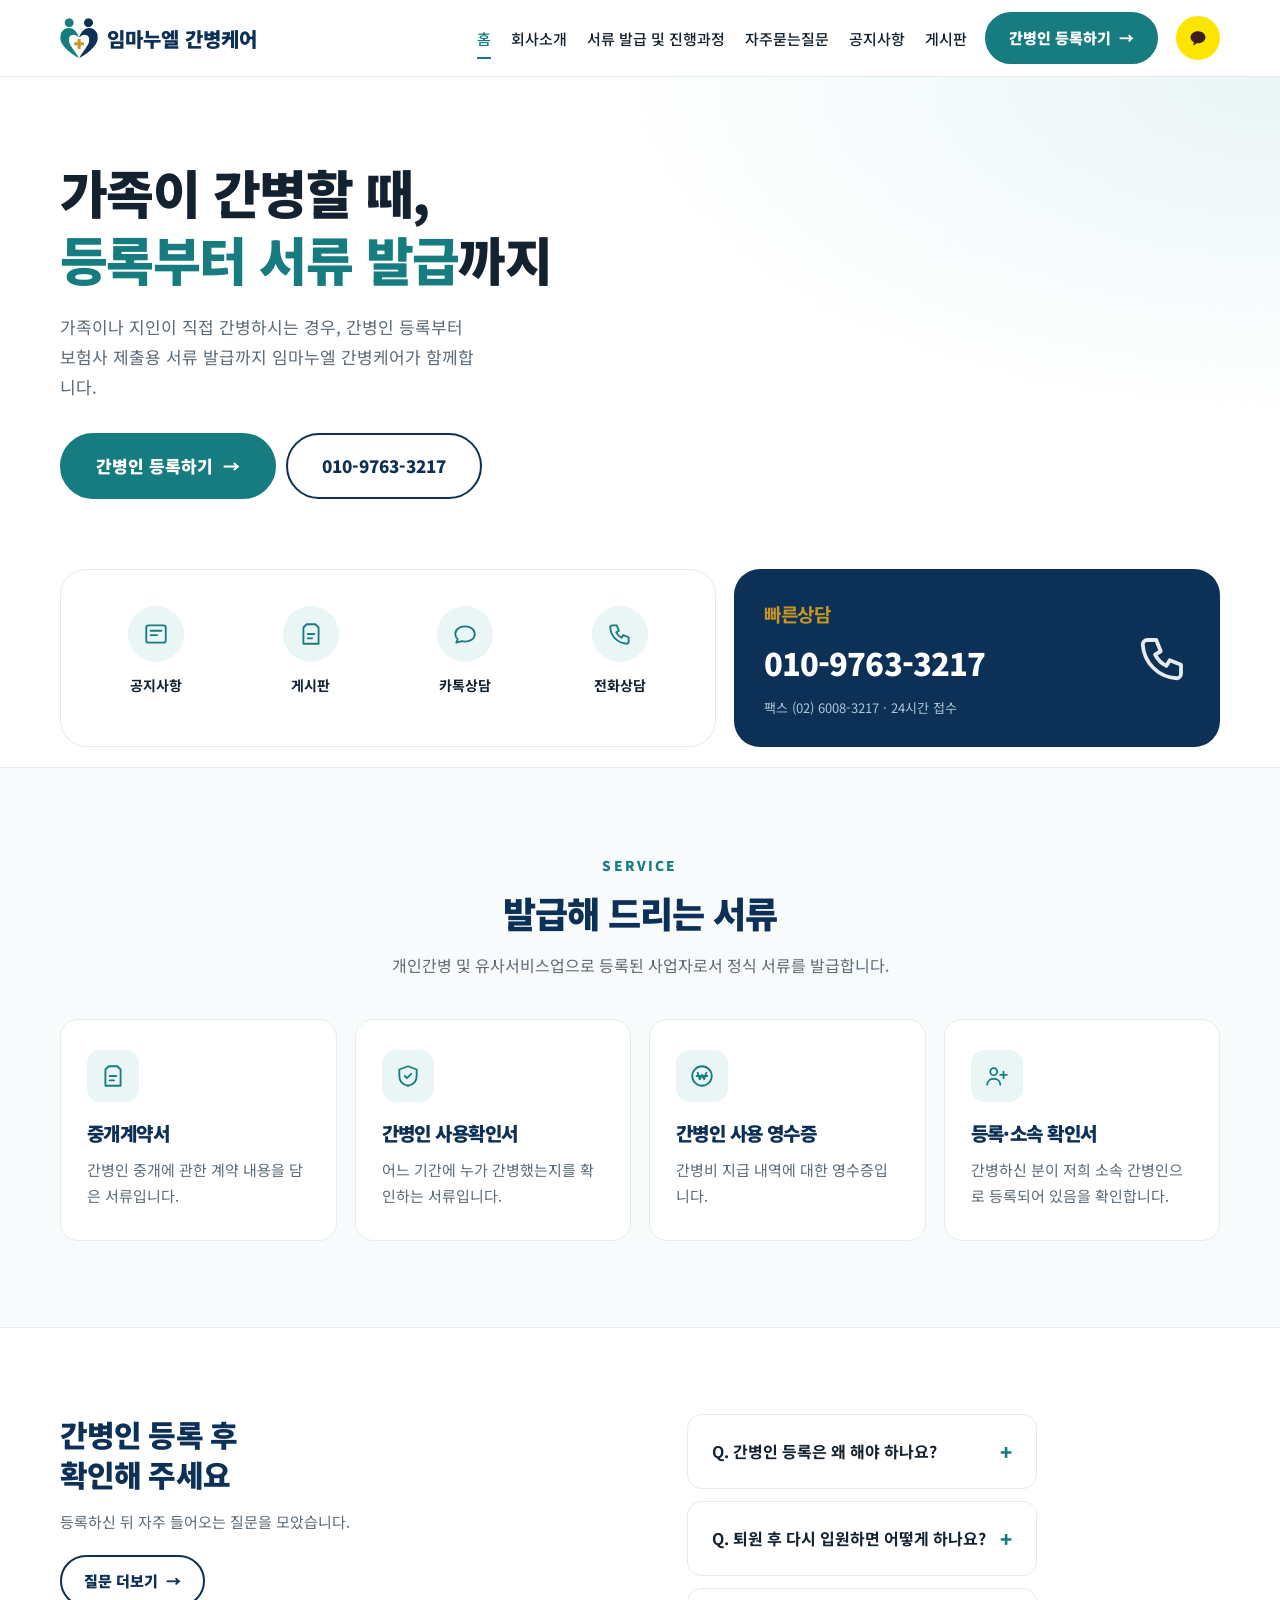
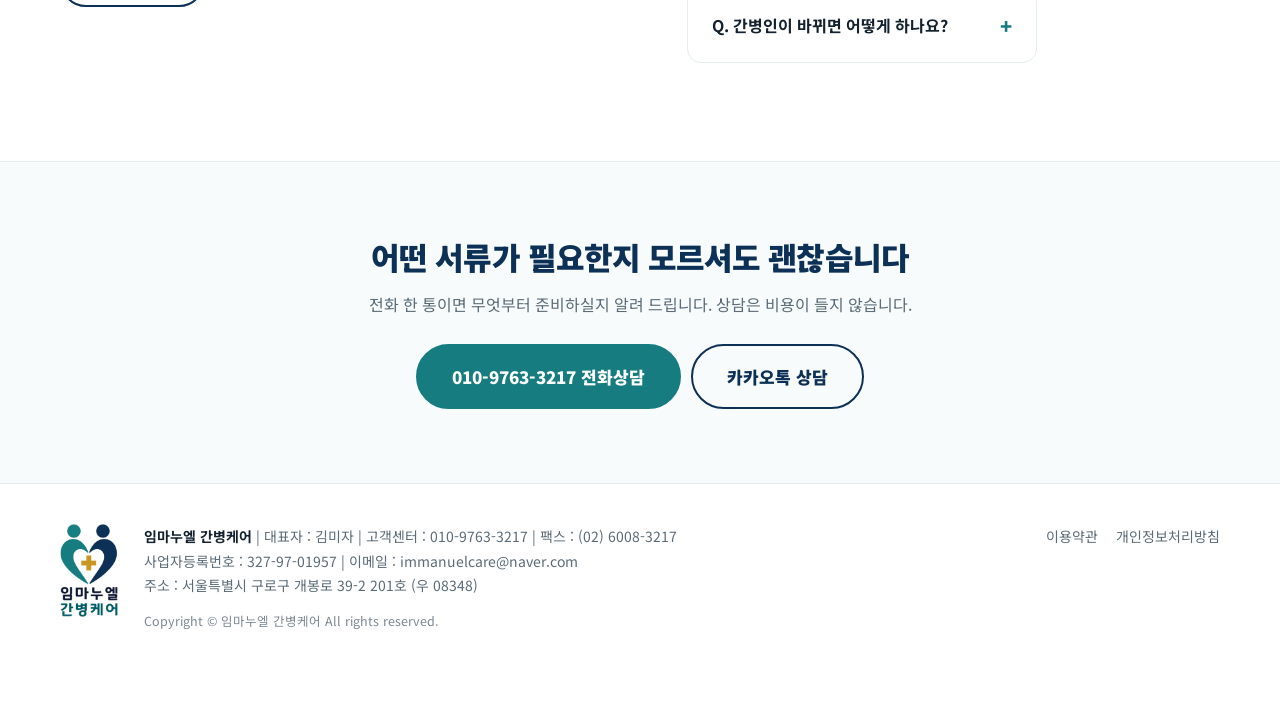
<file: index.html>
<!DOCTYPE html>
<html lang="ko">
<head>
<meta charset="utf-8">
<meta name="viewport" content="width=device-width, initial-scale=1">
<meta name="color-scheme" content="light only">
<title>홈 | 임마누엘 간병케어</title>
<meta name="description" content="임마누엘 간병케어 - 가족·지인 간병 서류 대행. 간병인 등록부터 보험사 제출용 서류 발급까지.">
<link rel="preconnect" href="https://fonts.googleapis.com">
<link rel="preconnect" href="https://fonts.gstatic.com" crossorigin>
<link href="https://fonts.googleapis.com/css2?family=Noto+Sans+KR:wght@400;500;700;900&display=swap" rel="stylesheet">
<link rel="stylesheet" href="style.css">
</head>
<body>

<header class="hd"><div class="wrap hd-in">
  <a class="brand" href="index.html"><img src="img/logo-mark.png" alt="임마누엘 간병케어 로고">임마누엘 간병케어</a>
  <button class="mbtn" id="mbtn" aria-expanded="false" aria-controls="nav">메뉴</button>
  <nav class="nav" id="nav"><ul><li><a href="index.html" class="on">홈</a></li><li><a href="about.html">회사소개</a></li><li><a href="process.html">서류 발급 및 진행과정</a></li><li><a href="faq.html">자주묻는질문</a></li><li><a href="notice.html">공지사항</a></li><li><a href="board.html">게시판</a></li></ul></nav>
  <a class="pill" href="process.html">간병인 등록하기 &nbsp;&rarr;</a>
  <a class="pill kakao" href="http://pf.kakao.com/_xatFiX" target="_blank" rel="noopener noreferrer" aria-label="카카오톡 상담 (새 창)"><svg width="18" height="18" viewBox="0 0 24 24" fill="currentColor" aria-hidden="true"><path d="M12 3C6.5 3 2 6.6 2 11c0 2.8 1.8 5.3 4.6 6.7l-1 3.6c-.1.4.3.7.6.5l4.3-2.8c.5.1 1 .1 1.5.1 5.5 0 10-3.6 10-8S17.5 3 12 3z"/></svg><span class="kakao-txt">카카오톡 상담</span></a>
</div></header>


<section class="hero"><div class="wrap">
  <h1>가족이 간병할 때,<br><em>등록부터 서류 발급</em>까지</h1>
  <p>가족이나 지인이 직접 간병하시는 경우, 간병인 등록부터 보험사 제출용 서류 발급까지
     임마누엘 간병케어가 함께합니다.</p>
  <div class="cta">
    <a class="pill lg" href="process.html">간병인 등록하기 &nbsp;&rarr;</a>
    <a class="pill lg ghost" href="tel:01097633217">010-9763-3217</a>
  </div>
</div></section>

<div class="wrap quickrow">
  <div class="quickcard"><ul>
    <li><a href="notice.html"><span class="qi"><svg width="26" height="26" viewBox="0 0 24 24" fill="none" stroke="currentColor" stroke-width="1.7" stroke-linecap="round" stroke-linejoin="round"><rect x="3" y="4" width="18" height="16" rx="2"/><path d="M7 9h10M7 13h6"/></svg></span>공지사항</a></li>
    <li><a href="board.html"><span class="qi"><svg width="26" height="26" viewBox="0 0 24 24" fill="none" stroke="currentColor" stroke-width="1.7" stroke-linecap="round" stroke-linejoin="round"><path d="M8 3h8l3 3v15H5V6l3-3Z"/><path d="M9 12h6M9 16h4"/></svg></span>게시판</a></li>
    <li><a href="http://pf.kakao.com/_xatFiX" target="_blank" rel="noopener"><span class="qi"><svg width="26" height="26" viewBox="0 0 24 24" fill="none" stroke="currentColor" stroke-width="1.7" stroke-linecap="round" stroke-linejoin="round"><path d="M21 12c0 4-4 7-9 7-1 0-2-.1-2.9-.4L4 20l1.3-3.2A6.6 6.6 0 0 1 3 12c0-4 4-7 9-7s9 3 9 7Z"/></svg></span>카톡상담</a></li>
    <li><a href="tel:01097633217"><span class="qi"><svg width="26" height="26" viewBox="0 0 24 24" fill="none" stroke="currentColor" stroke-width="1.7" stroke-linecap="round" stroke-linejoin="round"><path d="M5 4h4l2 5-2.5 1.5a11 11 0 0 0 5 5L15 13l5 2v4a2 2 0 0 1-2 2A16 16 0 0 1 3 6a2 2 0 0 1 2-2Z"/></svg></span>전화상담</a></li>
  </ul></div>
  <a class="callcard" href="tel:01097633217">
    <span><b>빠른상담</b><span class="num">010-9763-3217</span>
      <small>팩스 (02) 6008-3217 · 24시간 접수</small></span>
    <svg width="54" height="54" viewBox="0 0 24 24" fill="none" stroke="currentColor" stroke-width="1.7" stroke-linecap="round" stroke-linejoin="round"><path d="M5 4h4l2 5-2.5 1.5a11 11 0 0 0 5 5L15 13l5 2v4a2 2 0 0 1-2 2A16 16 0 0 1 3 6a2 2 0 0 1 2-2Z"/></svg>
  </a>
</div>

<section class="sec soft">
  <div class="wrap">
    <p class="lab">SERVICE</p>
    <h2 class="tit">발급해 드리는 서류</h2>
    <p class="tit-sub">개인간병 및 유사서비스업으로 등록된 사업자로서 정식 서류를 발급합니다.</p>
    <div class="grid g4">
      <div class="box"><span class="ico"><svg width="26" height="26" viewBox="0 0 24 24" fill="none" stroke="currentColor" stroke-width="1.7" stroke-linecap="round" stroke-linejoin="round"><path d="M8 3h8l3 3v15H5V6l3-3Z"/><path d="M9 12h6M9 16h4"/></svg></span><h4>중개계약서</h4>
        <p>간병인 중개에 관한 계약 내용을 담은 서류입니다.</p></div>
      <div class="box"><span class="ico"><svg width="26" height="26" viewBox="0 0 24 24" fill="none" stroke="currentColor" stroke-width="1.7" stroke-linecap="round" stroke-linejoin="round"><path d="M12 3l8 3v6c0 5-3.4 8-8 9-4.6-1-8-4-8-9V6l8-3Z"/><path d="M9 12l2 2 4-4"/></svg></span><h4>간병인 사용확인서</h4>
        <p>어느 기간에 누가 간병했는지를 확인하는 서류입니다.</p></div>
      <div class="box"><span class="ico"><svg width="26" height="26" viewBox="0 0 24 24" fill="none" stroke="currentColor" stroke-width="1.7" stroke-linecap="round" stroke-linejoin="round"><circle cx="12" cy="12" r="9"/><path d="M8 9l2 6 2-4 2 4 2-6M7 12h10"/></svg></span><h4>간병인 사용 영수증</h4>
        <p>간병비 지급 내역에 대한 영수증입니다.</p></div>
      <div class="box"><span class="ico"><svg width="26" height="26" viewBox="0 0 24 24" fill="none" stroke="currentColor" stroke-width="1.7" stroke-linecap="round" stroke-linejoin="round"><circle cx="9" cy="8" r="3.2"/><path d="M3 20c0-3.3 2.7-5.5 6-5.5s6 2.2 6 5.5"/><path d="M18 8v6M15 11h6"/></svg></span><h4>등록·소속 확인서</h4>
        <p>간병하신 분이 저희 소속 간병인으로 등록되어 있음을 확인합니다.</p></div>
    </div>
  </div>
</section>

<section class="sec">
  <div class="wrap faq-lead">
    <div>
      <h3>간병인 등록 후<br>확인해 주세요</h3>
      <p>등록하신 뒤 자주 들어오는 질문을 모았습니다.</p>
      <p style="margin-top:20px"><a class="pill ghost" href="faq.html">질문 더보기 &nbsp;&rarr;</a></p>
    </div>
    <div class="faq">
      <details><summary>Q. 간병인 등록은 왜 해야 하나요?</summary>
        <div class="ans">보험사에 간병 사실을 증명하려면 등록된 사업자를 통한 서류가 필요합니다.
          가족이 간병하신 경우에도 마찬가지입니다.</div></details>
      <details><summary>Q. 퇴원 후 다시 입원하면 어떻게 하나요?</summary>
        <div class="ans">입원 건마다 등록이 필요합니다. 다시 입원하시면 그 시점에 연락 주세요.</div></details>
      <details><summary>Q. 간병인이 바뀌면 어떻게 하나요?</summary>
        <div class="ans">간병하시는 분이 바뀌면 바뀐 날짜와 함께 알려 주세요. 기간을 나눠 서류를 발급합니다.</div></details>
    </div>
  </div>
</section>

<div class="bottom"><div class="wrap">
  <h3>어떤 서류가 필요한지 모르셔도 괜찮습니다</h3>
  <p>전화 한 통이면 무엇부터 준비하실지 알려 드립니다. 상담은 비용이 들지 않습니다.</p>
  <div class="cta">
    <a class="pill lg" href="tel:01097633217">010-9763-3217 전화상담</a>
    <a class="pill lg ghost" href="http://pf.kakao.com/_xatFiX" target="_blank" rel="noopener">카카오톡 상담</a>
  </div>
</div></div>


<footer class="ft"><div class="wrap ft-in">
  <img src="img/logo-full.png" alt="임마누엘 간병케어">
  <div>
    <p><b>임마누엘 간병케어</b> | 대표자 : 김미자 | 고객센터 : 010-9763-3217 | 팩스 : (02) 6008-3217<br>
       사업자등록번호 : 327-97-01957 | 이메일 : immanuelcare@naver.com<br>
       주소 : 서울특별시 구로구 개봉로 39-2 201호 (우 08348)</p>
    <p class="cp">Copyright © 임마누엘 간병케어 All rights reserved.</p>
  </div>
  <ul class="links"><li><a href="#">이용약관</a></li><li><a href="#">개인정보처리방침</a></li></ul>
</div></footer>

<div class="mbar"><ul>
  <li><a href="tel:01097633217"><svg width="21" height="21" viewBox="0 0 24 24" fill="none" stroke="currentColor" stroke-width="1.7" stroke-linecap="round" stroke-linejoin="round"><path d="M5 4h4l2 5-2.5 1.5a11 11 0 0 0 5 5L15 13l5 2v4a2 2 0 0 1-2 2A16 16 0 0 1 3 6a2 2 0 0 1 2-2Z"/></svg>전화상담</a></li>
  <li><a href="http://pf.kakao.com/_xatFiX" target="_blank" rel="noopener"><svg width="21" height="21" viewBox="0 0 24 24" fill="none" stroke="currentColor" stroke-width="1.7" stroke-linecap="round" stroke-linejoin="round"><path d="M21 12c0 4-4 7-9 7-1 0-2-.1-2.9-.4L4 20l1.3-3.2A6.6 6.6 0 0 1 3 12c0-4 4-7 9-7s9 3 9 7Z"/></svg>카톡상담</a></li>
  <li><a href="process.html"><svg width="21" height="21" viewBox="0 0 24 24" fill="none" stroke="currentColor" stroke-width="1.7" stroke-linecap="round" stroke-linejoin="round"><path d="M8 3h8l3 3v15H5V6l3-3Z"/><path d="M9 12h6M9 16h4"/></svg>진행과정</a></li>
</ul></div>


<script>
var b=document.getElementById('mbtn'),n=document.getElementById('nav');
if(b){b.addEventListener('click',function(){var o=n.classList.toggle('open');
  b.setAttribute('aria-expanded',o?'true':'false');});}
</script>

</body>
</html>
</file>
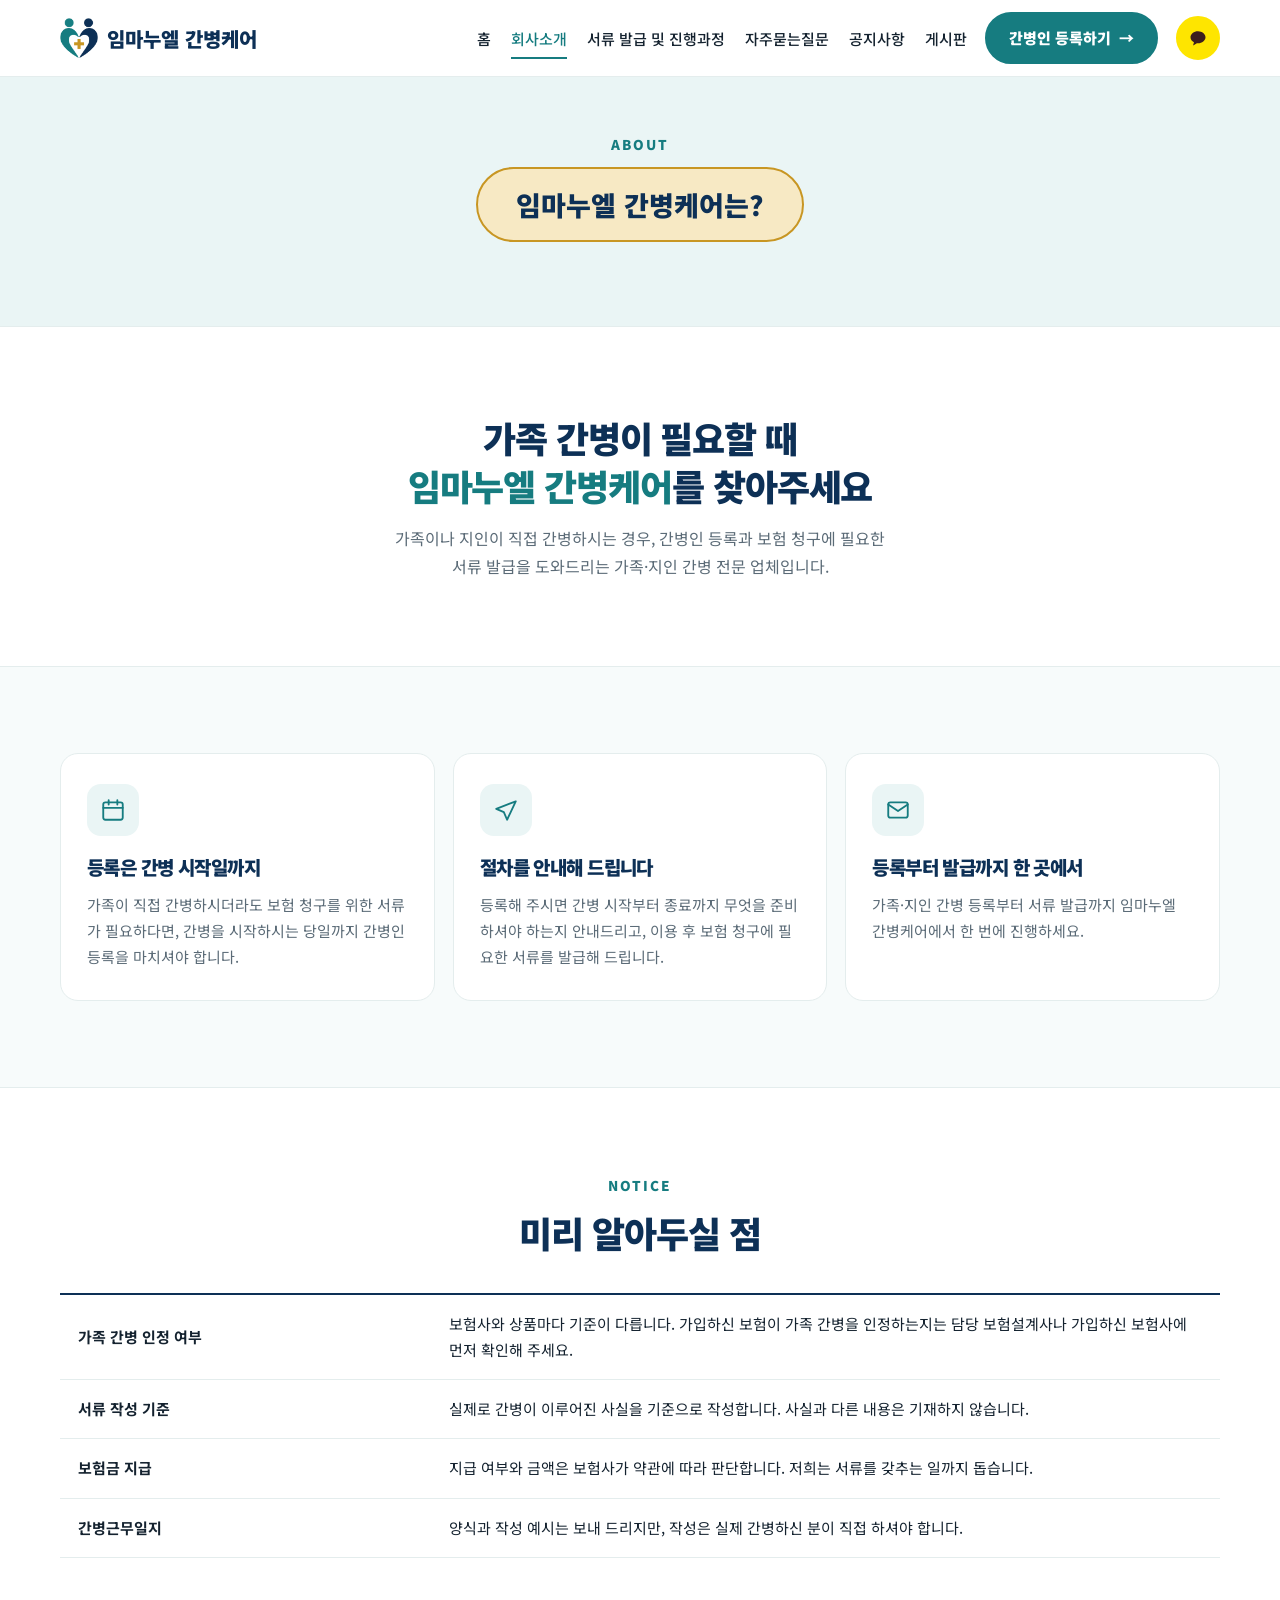
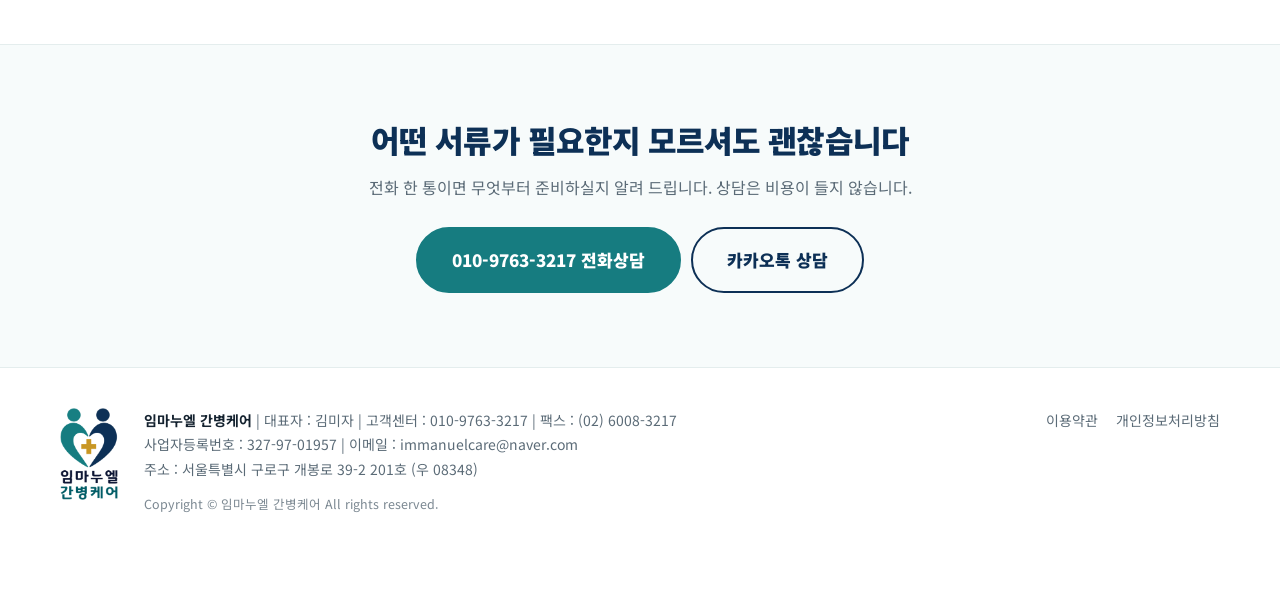
<file: about.html>
<!DOCTYPE html>
<html lang="ko">
<head>
<meta charset="utf-8">
<meta name="viewport" content="width=device-width, initial-scale=1">
<meta name="color-scheme" content="light only">
<title>회사소개 | 임마누엘 간병케어</title>
<meta name="description" content="임마누엘 간병케어 - 가족·지인 간병 서류 대행. 간병인 등록부터 보험사 제출용 서류 발급까지.">
<link rel="preconnect" href="https://fonts.googleapis.com">
<link rel="preconnect" href="https://fonts.gstatic.com" crossorigin>
<link href="https://fonts.googleapis.com/css2?family=Noto+Sans+KR:wght@400;500;700;900&display=swap" rel="stylesheet">
<link rel="stylesheet" href="style.css">
</head>
<body>

<header class="hd"><div class="wrap hd-in">
  <a class="brand" href="index.html"><img src="img/logo-mark.png" alt="임마누엘 간병케어 로고">임마누엘 간병케어</a>
  <button class="mbtn" id="mbtn" aria-expanded="false" aria-controls="nav">메뉴</button>
  <nav class="nav" id="nav"><ul><li><a href="index.html">홈</a></li><li><a href="about.html" class="on">회사소개</a></li><li><a href="process.html">서류 발급 및 진행과정</a></li><li><a href="faq.html">자주묻는질문</a></li><li><a href="notice.html">공지사항</a></li><li><a href="board.html">게시판</a></li></ul></nav>
  <a class="pill" href="process.html">간병인 등록하기 &nbsp;&rarr;</a>
  <a class="pill kakao" href="http://pf.kakao.com/_xatFiX" target="_blank" rel="noopener noreferrer" aria-label="카카오톡 상담 (새 창)"><svg width="18" height="18" viewBox="0 0 24 24" fill="currentColor" aria-hidden="true"><path d="M12 3C6.5 3 2 6.6 2 11c0 2.8 1.8 5.3 4.6 6.7l-1 3.6c-.1.4.3.7.6.5l4.3-2.8c.5.1 1 .1 1.5.1 5.5 0 10-3.6 10-8S17.5 3 12 3z"/></svg><span class="kakao-txt">카카오톡 상담</span></a>
</div></header>


<div class="subhead"><div class="wrap">
  <p class="lab">ABOUT</p>
  <span class="badge-tit">임마누엘 간병케어는?</span>
</div></div>

<section class="sec"><div class="wrap">
  <h2 class="tit">가족 간병이 필요할 때<br><span style="color:var(--teal)">임마누엘 간병케어</span>를 찾아주세요</h2>
  <p class="tit-sub">가족이나 지인이 직접 간병하시는 경우, 간병인 등록과 보험 청구에 필요한<br>
     서류 발급을 도와드리는 가족·지인 간병 전문 업체입니다.</p>
</div></section>

<section class="sec soft"><div class="wrap">
  <div class="grid g3" style="margin-top:0">
    <div class="box"><span class="ico"><svg width="26" height="26" viewBox="0 0 24 24" fill="none" stroke="currentColor" stroke-width="1.7" stroke-linecap="round" stroke-linejoin="round"><rect x="3" y="5" width="18" height="16" rx="2"/><path d="M3 10h18M8 3v4M16 3v4"/></svg></span><h4>등록은 간병 시작일까지</h4>
      <p>가족이 직접 간병하시더라도 보험 청구를 위한 서류가 필요하다면,
         간병을 시작하시는 당일까지 간병인 등록을 마치셔야 합니다.</p></div>
    <div class="box"><span class="ico"><svg width="26" height="26" viewBox="0 0 24 24" fill="none" stroke="currentColor" stroke-width="1.7" stroke-linecap="round" stroke-linejoin="round"><path d="M21 4 3 11l7 3 3 7 8-17Z"/></svg></span><h4>절차를 안내해 드립니다</h4>
      <p>등록해 주시면 간병 시작부터 종료까지 무엇을 준비하셔야 하는지 안내드리고,
         이용 후 보험 청구에 필요한 서류를 발급해 드립니다.</p></div>
    <div class="box"><span class="ico"><svg width="26" height="26" viewBox="0 0 24 24" fill="none" stroke="currentColor" stroke-width="1.7" stroke-linecap="round" stroke-linejoin="round"><rect x="3" y="5" width="18" height="14" rx="2"/><path d="m3 7 9 6 9-6"/></svg></span><h4>등록부터 발급까지 한 곳에서</h4>
      <p>가족·지인 간병 등록부터 서류 발급까지 임마누엘 간병케어에서 한 번에 진행하세요.</p></div>
  </div>
</div></section>

<section class="sec"><div class="wrap">
  <p class="lab">NOTICE</p>
  <h2 class="tit">미리 알아두실 점</h2>
  <div class="scroll" style="margin-top:36px"><table class="tbl">
    <tbody>
      <tr><th style="width:32%">가족 간병 인정 여부</th>
        <td>보험사와 상품마다 기준이 다릅니다. 가입하신 보험이 가족 간병을 인정하는지는
            담당 보험설계사나 가입하신 보험사에 먼저 확인해 주세요.</td></tr>
      <tr><th>서류 작성 기준</th>
        <td>실제로 간병이 이루어진 사실을 기준으로 작성합니다. 사실과 다른 내용은 기재하지 않습니다.</td></tr>
      <tr><th>보험금 지급</th>
        <td>지급 여부와 금액은 보험사가 약관에 따라 판단합니다. 저희는 서류를 갖추는 일까지 돕습니다.</td></tr>
      <tr><th>간병근무일지</th>
        <td>양식과 작성 예시는 보내 드리지만, 작성은 실제 간병하신 분이 직접 하셔야 합니다.</td></tr>
    </tbody>
  </table></div>
</div></section>

<div class="bottom"><div class="wrap">
  <h3>어떤 서류가 필요한지 모르셔도 괜찮습니다</h3>
  <p>전화 한 통이면 무엇부터 준비하실지 알려 드립니다. 상담은 비용이 들지 않습니다.</p>
  <div class="cta">
    <a class="pill lg" href="tel:01097633217">010-9763-3217 전화상담</a>
    <a class="pill lg ghost" href="http://pf.kakao.com/_xatFiX" target="_blank" rel="noopener">카카오톡 상담</a>
  </div>
</div></div>


<footer class="ft"><div class="wrap ft-in">
  <img src="img/logo-full.png" alt="임마누엘 간병케어">
  <div>
    <p><b>임마누엘 간병케어</b> | 대표자 : 김미자 | 고객센터 : 010-9763-3217 | 팩스 : (02) 6008-3217<br>
       사업자등록번호 : 327-97-01957 | 이메일 : immanuelcare@naver.com<br>
       주소 : 서울특별시 구로구 개봉로 39-2 201호 (우 08348)</p>
    <p class="cp">Copyright © 임마누엘 간병케어 All rights reserved.</p>
  </div>
  <ul class="links"><li><a href="#">이용약관</a></li><li><a href="#">개인정보처리방침</a></li></ul>
</div></footer>

<div class="mbar"><ul>
  <li><a href="tel:01097633217"><svg width="21" height="21" viewBox="0 0 24 24" fill="none" stroke="currentColor" stroke-width="1.7" stroke-linecap="round" stroke-linejoin="round"><path d="M5 4h4l2 5-2.5 1.5a11 11 0 0 0 5 5L15 13l5 2v4a2 2 0 0 1-2 2A16 16 0 0 1 3 6a2 2 0 0 1 2-2Z"/></svg>전화상담</a></li>
  <li><a href="http://pf.kakao.com/_xatFiX" target="_blank" rel="noopener"><svg width="21" height="21" viewBox="0 0 24 24" fill="none" stroke="currentColor" stroke-width="1.7" stroke-linecap="round" stroke-linejoin="round"><path d="M21 12c0 4-4 7-9 7-1 0-2-.1-2.9-.4L4 20l1.3-3.2A6.6 6.6 0 0 1 3 12c0-4 4-7 9-7s9 3 9 7Z"/></svg>카톡상담</a></li>
  <li><a href="process.html"><svg width="21" height="21" viewBox="0 0 24 24" fill="none" stroke="currentColor" stroke-width="1.7" stroke-linecap="round" stroke-linejoin="round"><path d="M8 3h8l3 3v15H5V6l3-3Z"/><path d="M9 12h6M9 16h4"/></svg>진행과정</a></li>
</ul></div>


<script>
var b=document.getElementById('mbtn'),n=document.getElementById('nav');
if(b){b.addEventListener('click',function(){var o=n.classList.toggle('open');
  b.setAttribute('aria-expanded',o?'true':'false');});}
</script>

</body>
</html>
</file>
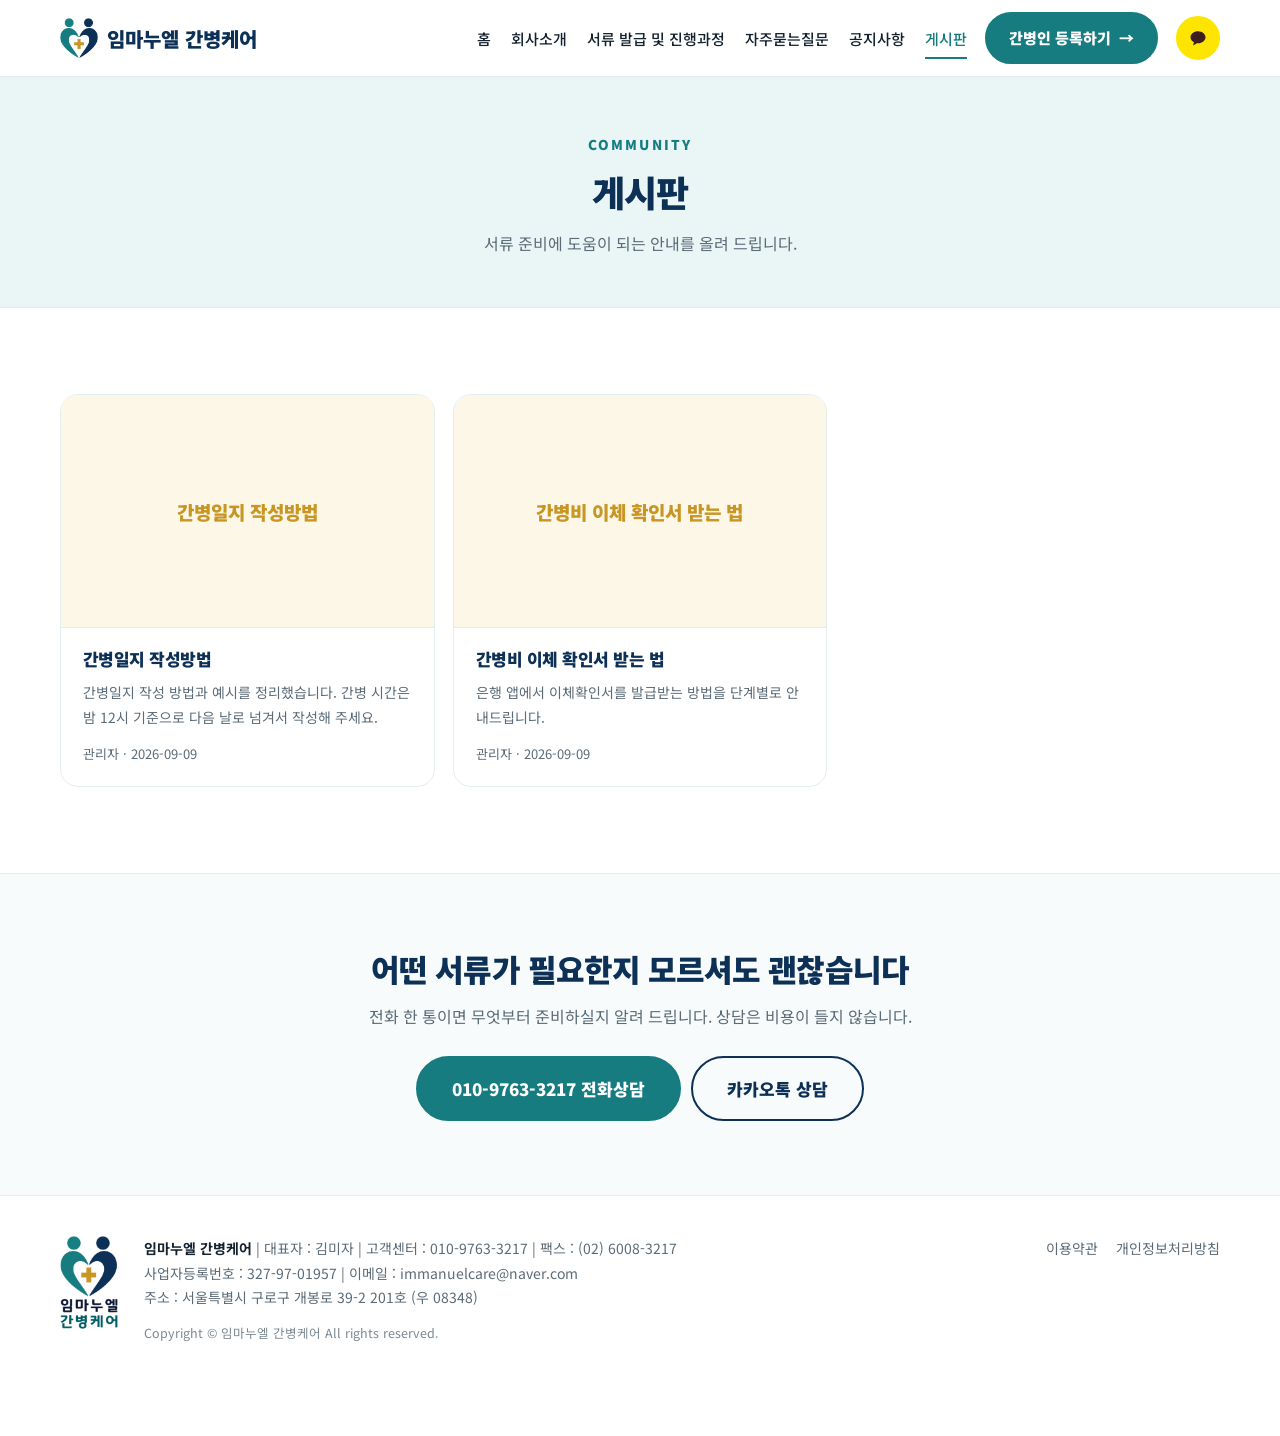
<file: board.html>
<!DOCTYPE html>
<html lang="ko">
<head>
<meta charset="utf-8">
<meta name="viewport" content="width=device-width, initial-scale=1">
<meta name="color-scheme" content="light only">
<title>게시판 | 임마누엘 간병케어</title>
<meta name="description" content="임마누엘 간병케어 - 가족·지인 간병 서류 대행. 간병인 등록부터 보험사 제출용 서류 발급까지.">
<link rel="preconnect" href="https://fonts.googleapis.com">
<link rel="preconnect" href="https://fonts.gstatic.com" crossorigin>
<link href="https://fonts.googleapis.com/css2?family=Noto+Sans+KR:wght@400;500;700;900&display=swap" rel="stylesheet">
<link rel="stylesheet" href="style.css">
</head>
<body>

<header class="hd"><div class="wrap hd-in">
  <a class="brand" href="index.html"><img src="img/logo-mark.png" alt="임마누엘 간병케어 로고">임마누엘 간병케어</a>
  <button class="mbtn" id="mbtn" aria-expanded="false" aria-controls="nav">메뉴</button>
  <nav class="nav" id="nav"><ul><li><a href="index.html">홈</a></li><li><a href="about.html">회사소개</a></li><li><a href="process.html">서류 발급 및 진행과정</a></li><li><a href="faq.html">자주묻는질문</a></li><li><a href="notice.html">공지사항</a></li><li><a href="board.html" class="on">게시판</a></li></ul></nav>
  <a class="pill" href="process.html">간병인 등록하기 &nbsp;&rarr;</a>
  <a class="pill kakao" href="http://pf.kakao.com/_xatFiX" target="_blank" rel="noopener noreferrer" aria-label="카카오톡 상담 (새 창)"><svg width="18" height="18" viewBox="0 0 24 24" fill="currentColor" aria-hidden="true"><path d="M12 3C6.5 3 2 6.6 2 11c0 2.8 1.8 5.3 4.6 6.7l-1 3.6c-.1.4.3.7.6.5l4.3-2.8c.5.1 1 .1 1.5.1 5.5 0 10-3.6 10-8S17.5 3 12 3z"/></svg><span class="kakao-txt">카카오톡 상담</span></a>
</div></header>


<div class="subhead"><div class="wrap">
  <p class="lab">COMMUNITY</p>
  <h2 class="tit">게시판</h2>
  <p class="tit-sub">서류 준비에 도움이 되는 안내를 올려 드립니다.</p>
</div></div>
<section class="sec"><div class="wrap">
  <div class="grid g3" style="margin-top:0"><div class="pcard"><div class="thumb">간병일지 작성방법</div><div class="body"><h4>간병일지 작성방법</h4><p>간병일지 작성 방법과 예시를 정리했습니다. 간병 시간은 밤 12시 기준으로 다음 날로 넘겨서 작성해 주세요.</p><p class="meta">관리자 · 2026-09-09</p></div></div><div class="pcard"><div class="thumb">간병비 이체 확인서 받는 법</div><div class="body"><h4>간병비 이체 확인서 받는 법</h4><p>은행 앱에서 이체확인서를 발급받는 방법을 단계별로 안내드립니다.</p><p class="meta">관리자 · 2026-09-09</p></div></div></div>
</div></section>

<div class="bottom"><div class="wrap">
  <h3>어떤 서류가 필요한지 모르셔도 괜찮습니다</h3>
  <p>전화 한 통이면 무엇부터 준비하실지 알려 드립니다. 상담은 비용이 들지 않습니다.</p>
  <div class="cta">
    <a class="pill lg" href="tel:01097633217">010-9763-3217 전화상담</a>
    <a class="pill lg ghost" href="http://pf.kakao.com/_xatFiX" target="_blank" rel="noopener">카카오톡 상담</a>
  </div>
</div></div>


<footer class="ft"><div class="wrap ft-in">
  <img src="img/logo-full.png" alt="임마누엘 간병케어">
  <div>
    <p><b>임마누엘 간병케어</b> | 대표자 : 김미자 | 고객센터 : 010-9763-3217 | 팩스 : (02) 6008-3217<br>
       사업자등록번호 : 327-97-01957 | 이메일 : immanuelcare@naver.com<br>
       주소 : 서울특별시 구로구 개봉로 39-2 201호 (우 08348)</p>
    <p class="cp">Copyright © 임마누엘 간병케어 All rights reserved.</p>
  </div>
  <ul class="links"><li><a href="#">이용약관</a></li><li><a href="#">개인정보처리방침</a></li></ul>
</div></footer>

<div class="mbar"><ul>
  <li><a href="tel:01097633217"><svg width="21" height="21" viewBox="0 0 24 24" fill="none" stroke="currentColor" stroke-width="1.7" stroke-linecap="round" stroke-linejoin="round"><path d="M5 4h4l2 5-2.5 1.5a11 11 0 0 0 5 5L15 13l5 2v4a2 2 0 0 1-2 2A16 16 0 0 1 3 6a2 2 0 0 1 2-2Z"/></svg>전화상담</a></li>
  <li><a href="http://pf.kakao.com/_xatFiX" target="_blank" rel="noopener"><svg width="21" height="21" viewBox="0 0 24 24" fill="none" stroke="currentColor" stroke-width="1.7" stroke-linecap="round" stroke-linejoin="round"><path d="M21 12c0 4-4 7-9 7-1 0-2-.1-2.9-.4L4 20l1.3-3.2A6.6 6.6 0 0 1 3 12c0-4 4-7 9-7s9 3 9 7Z"/></svg>카톡상담</a></li>
  <li><a href="process.html"><svg width="21" height="21" viewBox="0 0 24 24" fill="none" stroke="currentColor" stroke-width="1.7" stroke-linecap="round" stroke-linejoin="round"><path d="M8 3h8l3 3v15H5V6l3-3Z"/><path d="M9 12h6M9 16h4"/></svg>진행과정</a></li>
</ul></div>


<script>
var b=document.getElementById('mbtn'),n=document.getElementById('nav');
if(b){b.addEventListener('click',function(){var o=n.classList.toggle('open');
  b.setAttribute('aria-expanded',o?'true':'false');});}
</script>

</body>
</html>
</file>
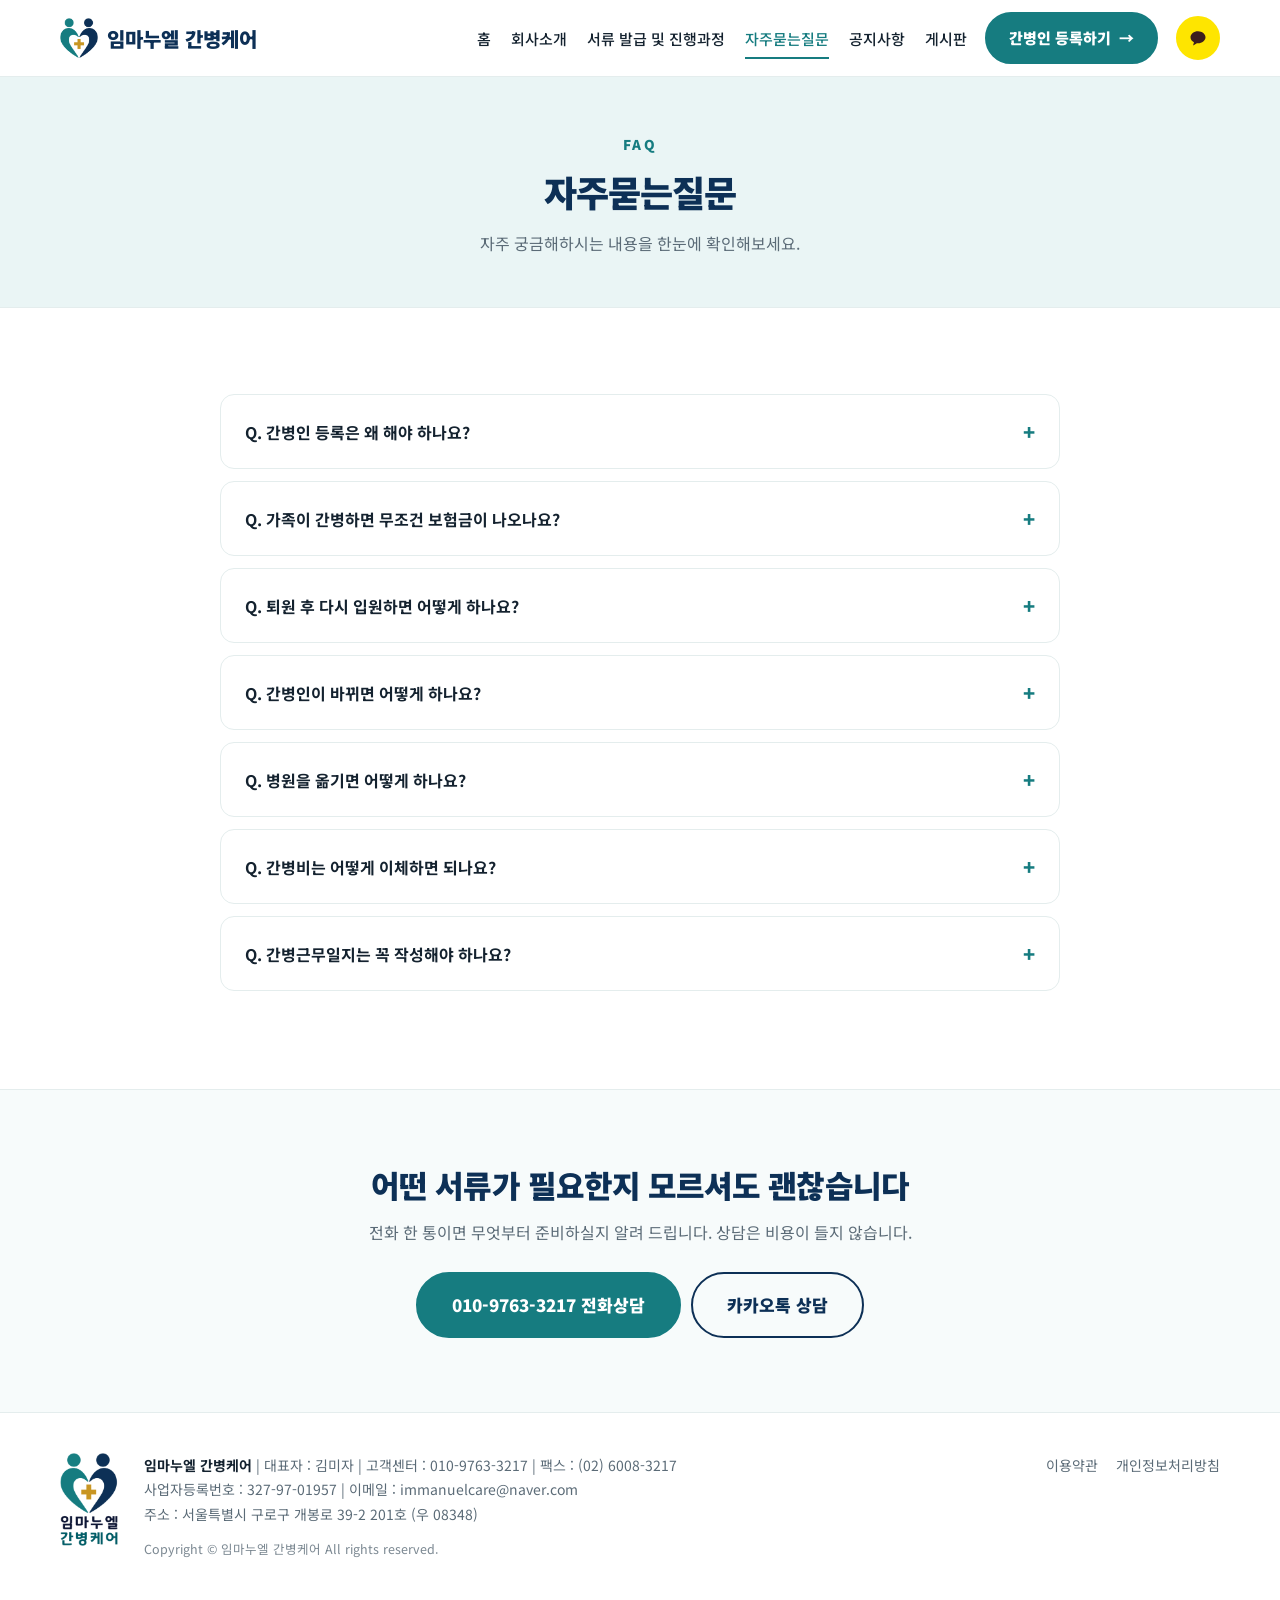
<file: faq.html>
<!DOCTYPE html>
<html lang="ko">
<head>
<meta charset="utf-8">
<meta name="viewport" content="width=device-width, initial-scale=1">
<meta name="color-scheme" content="light only">
<title>자주묻는질문 | 임마누엘 간병케어</title>
<meta name="description" content="임마누엘 간병케어 - 가족·지인 간병 서류 대행. 간병인 등록부터 보험사 제출용 서류 발급까지.">
<link rel="preconnect" href="https://fonts.googleapis.com">
<link rel="preconnect" href="https://fonts.gstatic.com" crossorigin>
<link href="https://fonts.googleapis.com/css2?family=Noto+Sans+KR:wght@400;500;700;900&display=swap" rel="stylesheet">
<link rel="stylesheet" href="style.css">
</head>
<body>

<header class="hd"><div class="wrap hd-in">
  <a class="brand" href="index.html"><img src="img/logo-mark.png" alt="임마누엘 간병케어 로고">임마누엘 간병케어</a>
  <button class="mbtn" id="mbtn" aria-expanded="false" aria-controls="nav">메뉴</button>
  <nav class="nav" id="nav"><ul><li><a href="index.html">홈</a></li><li><a href="about.html">회사소개</a></li><li><a href="process.html">서류 발급 및 진행과정</a></li><li><a href="faq.html" class="on">자주묻는질문</a></li><li><a href="notice.html">공지사항</a></li><li><a href="board.html">게시판</a></li></ul></nav>
  <a class="pill" href="process.html">간병인 등록하기 &nbsp;&rarr;</a>
  <a class="pill kakao" href="http://pf.kakao.com/_xatFiX" target="_blank" rel="noopener noreferrer" aria-label="카카오톡 상담 (새 창)"><svg width="18" height="18" viewBox="0 0 24 24" fill="currentColor" aria-hidden="true"><path d="M12 3C6.5 3 2 6.6 2 11c0 2.8 1.8 5.3 4.6 6.7l-1 3.6c-.1.4.3.7.6.5l4.3-2.8c.5.1 1 .1 1.5.1 5.5 0 10-3.6 10-8S17.5 3 12 3z"/></svg><span class="kakao-txt">카카오톡 상담</span></a>
</div></header>


<div class="subhead"><div class="wrap">
  <p class="lab">FAQ</p>
  <h2 class="tit">자주묻는질문</h2>
  <p class="tit-sub">자주 궁금해하시는 내용을 한눈에 확인해보세요.</p>
</div></div>
<section class="sec"><div class="wrap"><div class="faq"><details><summary>Q. 간병인 등록은 왜 해야 하나요?</summary><div class="ans">보험사에 간병 사실을 증명하려면 등록된 사업자를 통해 발급된 서류가 필요합니다. 가족이 직접 간병하신 경우에도 등록 절차를 거쳐야 서류를 발급해 드릴 수 있습니다.</div></details><details><summary>Q. 가족이 간병하면 무조건 보험금이 나오나요?</summary><div class="ans">아닙니다. 가족 간병 인정 여부는 가입하신 보험 상품의 약관에 따라 다릅니다. 담당 보험설계사나 보험사에 먼저 확인해 주세요. 저희가 대신 판단해 드릴 수 있는 부분이 아닙니다.</div></details><details><summary>Q. 퇴원 후 다시 입원하면 어떻게 하나요?</summary><div class="ans">입원 건마다 등록이 필요합니다. 다시 입원하시게 되면 그 시점에 연락 주시면 새로 등록해 드립니다.</div></details><details><summary>Q. 간병인이 바뀌면 어떻게 하나요?</summary><div class="ans">간병하시는 분이 바뀌면 바뀐 날짜와 함께 알려 주세요. 기간을 나누어 각각 서류를 발급해 드립니다.</div></details><details><summary>Q. 병원을 옮기면 어떻게 하나요?</summary><div class="ans">옮기신 병원과 날짜를 알려 주세요. 병원이 달라져도 간병이 이어졌다면 기간을 나누어 처리합니다.</div></details><details><summary>Q. 간병비는 어떻게 이체하면 되나요?</summary><div class="ans">환자분 계좌에서 간병하신 가족분 계좌로 이체하시고 이체확인서를 보관해 주세요. 현금으로 전달하시면 증빙이 남지 않습니다.</div></details><details><summary>Q. 간병근무일지는 꼭 작성해야 하나요?</summary><div class="ans">네. 보험사가 실제 간병 여부를 확인하는 핵심 자료입니다. 양식과 작성 예시를 보내 드리니 실제 간병 내용을 그대로 기록해 주세요.</div></details></div></div></section>

<div class="bottom"><div class="wrap">
  <h3>어떤 서류가 필요한지 모르셔도 괜찮습니다</h3>
  <p>전화 한 통이면 무엇부터 준비하실지 알려 드립니다. 상담은 비용이 들지 않습니다.</p>
  <div class="cta">
    <a class="pill lg" href="tel:01097633217">010-9763-3217 전화상담</a>
    <a class="pill lg ghost" href="http://pf.kakao.com/_xatFiX" target="_blank" rel="noopener">카카오톡 상담</a>
  </div>
</div></div>


<footer class="ft"><div class="wrap ft-in">
  <img src="img/logo-full.png" alt="임마누엘 간병케어">
  <div>
    <p><b>임마누엘 간병케어</b> | 대표자 : 김미자 | 고객센터 : 010-9763-3217 | 팩스 : (02) 6008-3217<br>
       사업자등록번호 : 327-97-01957 | 이메일 : immanuelcare@naver.com<br>
       주소 : 서울특별시 구로구 개봉로 39-2 201호 (우 08348)</p>
    <p class="cp">Copyright © 임마누엘 간병케어 All rights reserved.</p>
  </div>
  <ul class="links"><li><a href="#">이용약관</a></li><li><a href="#">개인정보처리방침</a></li></ul>
</div></footer>

<div class="mbar"><ul>
  <li><a href="tel:01097633217"><svg width="21" height="21" viewBox="0 0 24 24" fill="none" stroke="currentColor" stroke-width="1.7" stroke-linecap="round" stroke-linejoin="round"><path d="M5 4h4l2 5-2.5 1.5a11 11 0 0 0 5 5L15 13l5 2v4a2 2 0 0 1-2 2A16 16 0 0 1 3 6a2 2 0 0 1 2-2Z"/></svg>전화상담</a></li>
  <li><a href="http://pf.kakao.com/_xatFiX" target="_blank" rel="noopener"><svg width="21" height="21" viewBox="0 0 24 24" fill="none" stroke="currentColor" stroke-width="1.7" stroke-linecap="round" stroke-linejoin="round"><path d="M21 12c0 4-4 7-9 7-1 0-2-.1-2.9-.4L4 20l1.3-3.2A6.6 6.6 0 0 1 3 12c0-4 4-7 9-7s9 3 9 7Z"/></svg>카톡상담</a></li>
  <li><a href="process.html"><svg width="21" height="21" viewBox="0 0 24 24" fill="none" stroke="currentColor" stroke-width="1.7" stroke-linecap="round" stroke-linejoin="round"><path d="M8 3h8l3 3v15H5V6l3-3Z"/><path d="M9 12h6M9 16h4"/></svg>진행과정</a></li>
</ul></div>


<script>
var b=document.getElementById('mbtn'),n=document.getElementById('nav');
if(b){b.addEventListener('click',function(){var o=n.classList.toggle('open');
  b.setAttribute('aria-expanded',o?'true':'false');});}
</script>

</body>
</html>
</file>
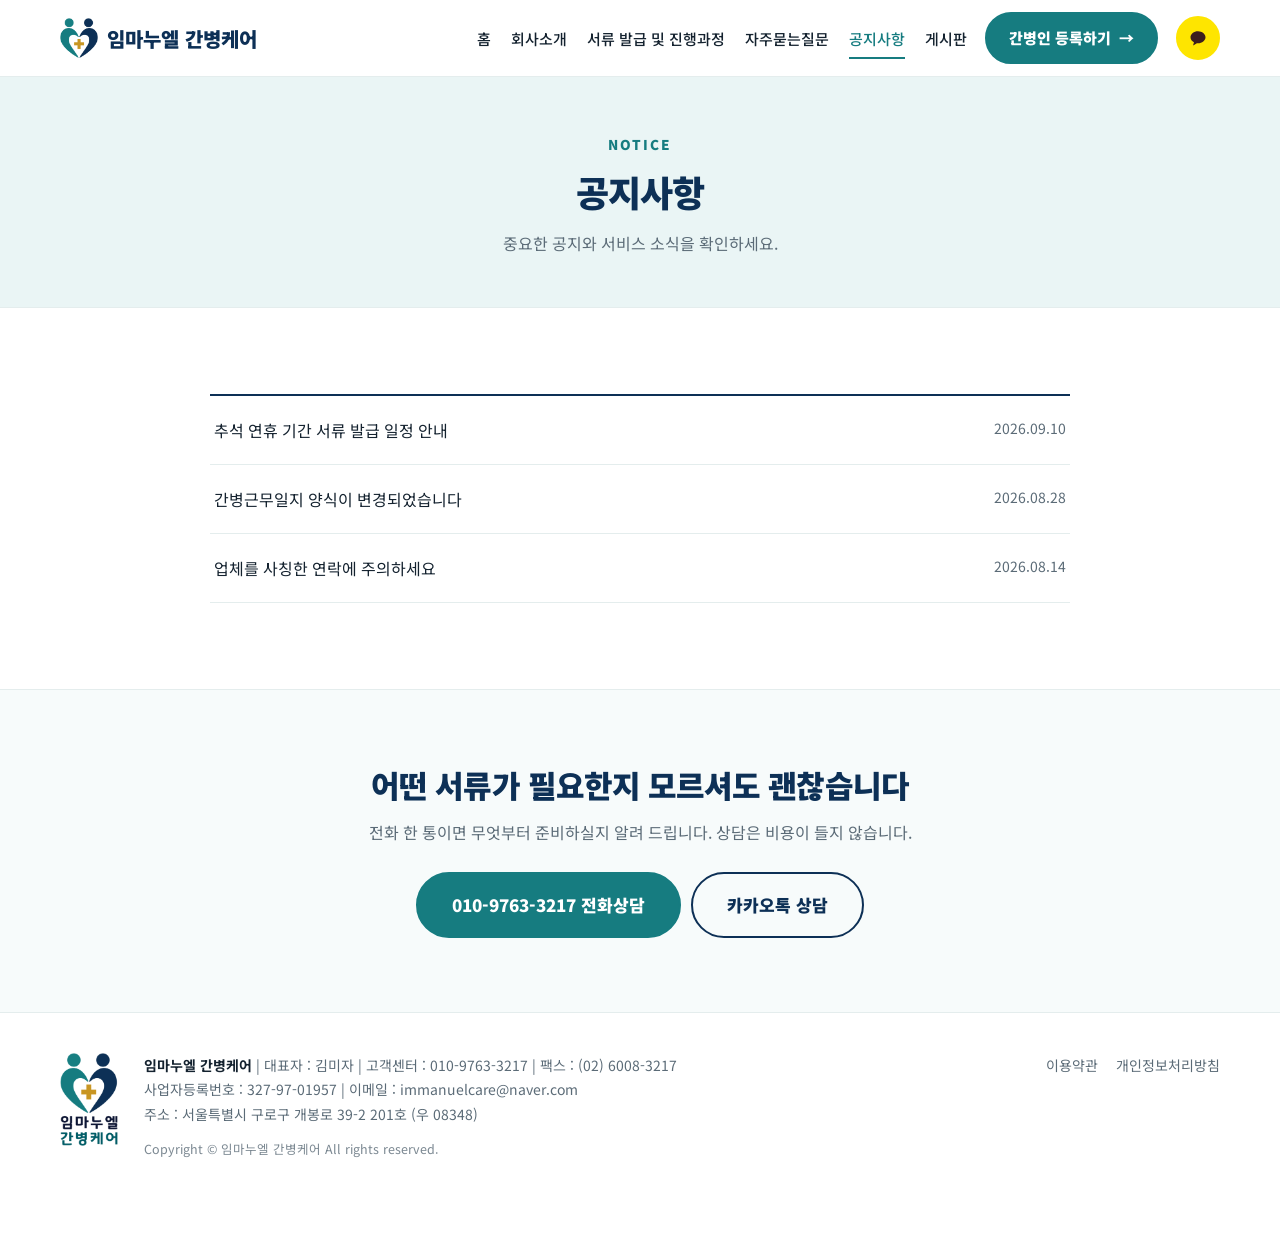
<file: notice.html>
<!DOCTYPE html>
<html lang="ko">
<head>
<meta charset="utf-8">
<meta name="viewport" content="width=device-width, initial-scale=1">
<meta name="color-scheme" content="light only">
<title>공지사항 | 임마누엘 간병케어</title>
<meta name="description" content="임마누엘 간병케어 - 가족·지인 간병 서류 대행. 간병인 등록부터 보험사 제출용 서류 발급까지.">
<link rel="preconnect" href="https://fonts.googleapis.com">
<link rel="preconnect" href="https://fonts.gstatic.com" crossorigin>
<link href="https://fonts.googleapis.com/css2?family=Noto+Sans+KR:wght@400;500;700;900&display=swap" rel="stylesheet">
<link rel="stylesheet" href="style.css">
</head>
<body>

<header class="hd"><div class="wrap hd-in">
  <a class="brand" href="index.html"><img src="img/logo-mark.png" alt="임마누엘 간병케어 로고">임마누엘 간병케어</a>
  <button class="mbtn" id="mbtn" aria-expanded="false" aria-controls="nav">메뉴</button>
  <nav class="nav" id="nav"><ul><li><a href="index.html">홈</a></li><li><a href="about.html">회사소개</a></li><li><a href="process.html">서류 발급 및 진행과정</a></li><li><a href="faq.html">자주묻는질문</a></li><li><a href="notice.html" class="on">공지사항</a></li><li><a href="board.html">게시판</a></li></ul></nav>
  <a class="pill" href="process.html">간병인 등록하기 &nbsp;&rarr;</a>
  <a class="pill kakao" href="http://pf.kakao.com/_xatFiX" target="_blank" rel="noopener noreferrer" aria-label="카카오톡 상담 (새 창)"><svg width="18" height="18" viewBox="0 0 24 24" fill="currentColor" aria-hidden="true"><path d="M12 3C6.5 3 2 6.6 2 11c0 2.8 1.8 5.3 4.6 6.7l-1 3.6c-.1.4.3.7.6.5l4.3-2.8c.5.1 1 .1 1.5.1 5.5 0 10-3.6 10-8S17.5 3 12 3z"/></svg><span class="kakao-txt">카카오톡 상담</span></a>
</div></header>


<div class="subhead"><div class="wrap">
  <p class="lab">NOTICE</p>
  <h2 class="tit">공지사항</h2>
  <p class="tit-sub">중요한 공지와 서비스 소식을 확인하세요.</p>
</div></div>
<section class="sec"><div class="wrap" style="max-width:860px">
  <ul class="plist" style="border-top:2px solid var(--navy)"><li><a href="#">추석 연휴 기간 서류 발급 일정 안내<time>2026.09.10</time></a></li><li><a href="#">간병근무일지 양식이 변경되었습니다<time>2026.08.28</time></a></li><li><a href="#">업체를 사칭한 연락에 주의하세요<time>2026.08.14</time></a></li></ul>
</div></section>

<div class="bottom"><div class="wrap">
  <h3>어떤 서류가 필요한지 모르셔도 괜찮습니다</h3>
  <p>전화 한 통이면 무엇부터 준비하실지 알려 드립니다. 상담은 비용이 들지 않습니다.</p>
  <div class="cta">
    <a class="pill lg" href="tel:01097633217">010-9763-3217 전화상담</a>
    <a class="pill lg ghost" href="http://pf.kakao.com/_xatFiX" target="_blank" rel="noopener">카카오톡 상담</a>
  </div>
</div></div>


<footer class="ft"><div class="wrap ft-in">
  <img src="img/logo-full.png" alt="임마누엘 간병케어">
  <div>
    <p><b>임마누엘 간병케어</b> | 대표자 : 김미자 | 고객센터 : 010-9763-3217 | 팩스 : (02) 6008-3217<br>
       사업자등록번호 : 327-97-01957 | 이메일 : immanuelcare@naver.com<br>
       주소 : 서울특별시 구로구 개봉로 39-2 201호 (우 08348)</p>
    <p class="cp">Copyright © 임마누엘 간병케어 All rights reserved.</p>
  </div>
  <ul class="links"><li><a href="#">이용약관</a></li><li><a href="#">개인정보처리방침</a></li></ul>
</div></footer>

<div class="mbar"><ul>
  <li><a href="tel:01097633217"><svg width="21" height="21" viewBox="0 0 24 24" fill="none" stroke="currentColor" stroke-width="1.7" stroke-linecap="round" stroke-linejoin="round"><path d="M5 4h4l2 5-2.5 1.5a11 11 0 0 0 5 5L15 13l5 2v4a2 2 0 0 1-2 2A16 16 0 0 1 3 6a2 2 0 0 1 2-2Z"/></svg>전화상담</a></li>
  <li><a href="http://pf.kakao.com/_xatFiX" target="_blank" rel="noopener"><svg width="21" height="21" viewBox="0 0 24 24" fill="none" stroke="currentColor" stroke-width="1.7" stroke-linecap="round" stroke-linejoin="round"><path d="M21 12c0 4-4 7-9 7-1 0-2-.1-2.9-.4L4 20l1.3-3.2A6.6 6.6 0 0 1 3 12c0-4 4-7 9-7s9 3 9 7Z"/></svg>카톡상담</a></li>
  <li><a href="process.html"><svg width="21" height="21" viewBox="0 0 24 24" fill="none" stroke="currentColor" stroke-width="1.7" stroke-linecap="round" stroke-linejoin="round"><path d="M8 3h8l3 3v15H5V6l3-3Z"/><path d="M9 12h6M9 16h4"/></svg>진행과정</a></li>
</ul></div>


<script>
var b=document.getElementById('mbtn'),n=document.getElementById('nav');
if(b){b.addEventListener('click',function(){var o=n.classList.toggle('open');
  b.setAttribute('aria-expanded',o?'true':'false');});}
</script>

</body>
</html>
</file>
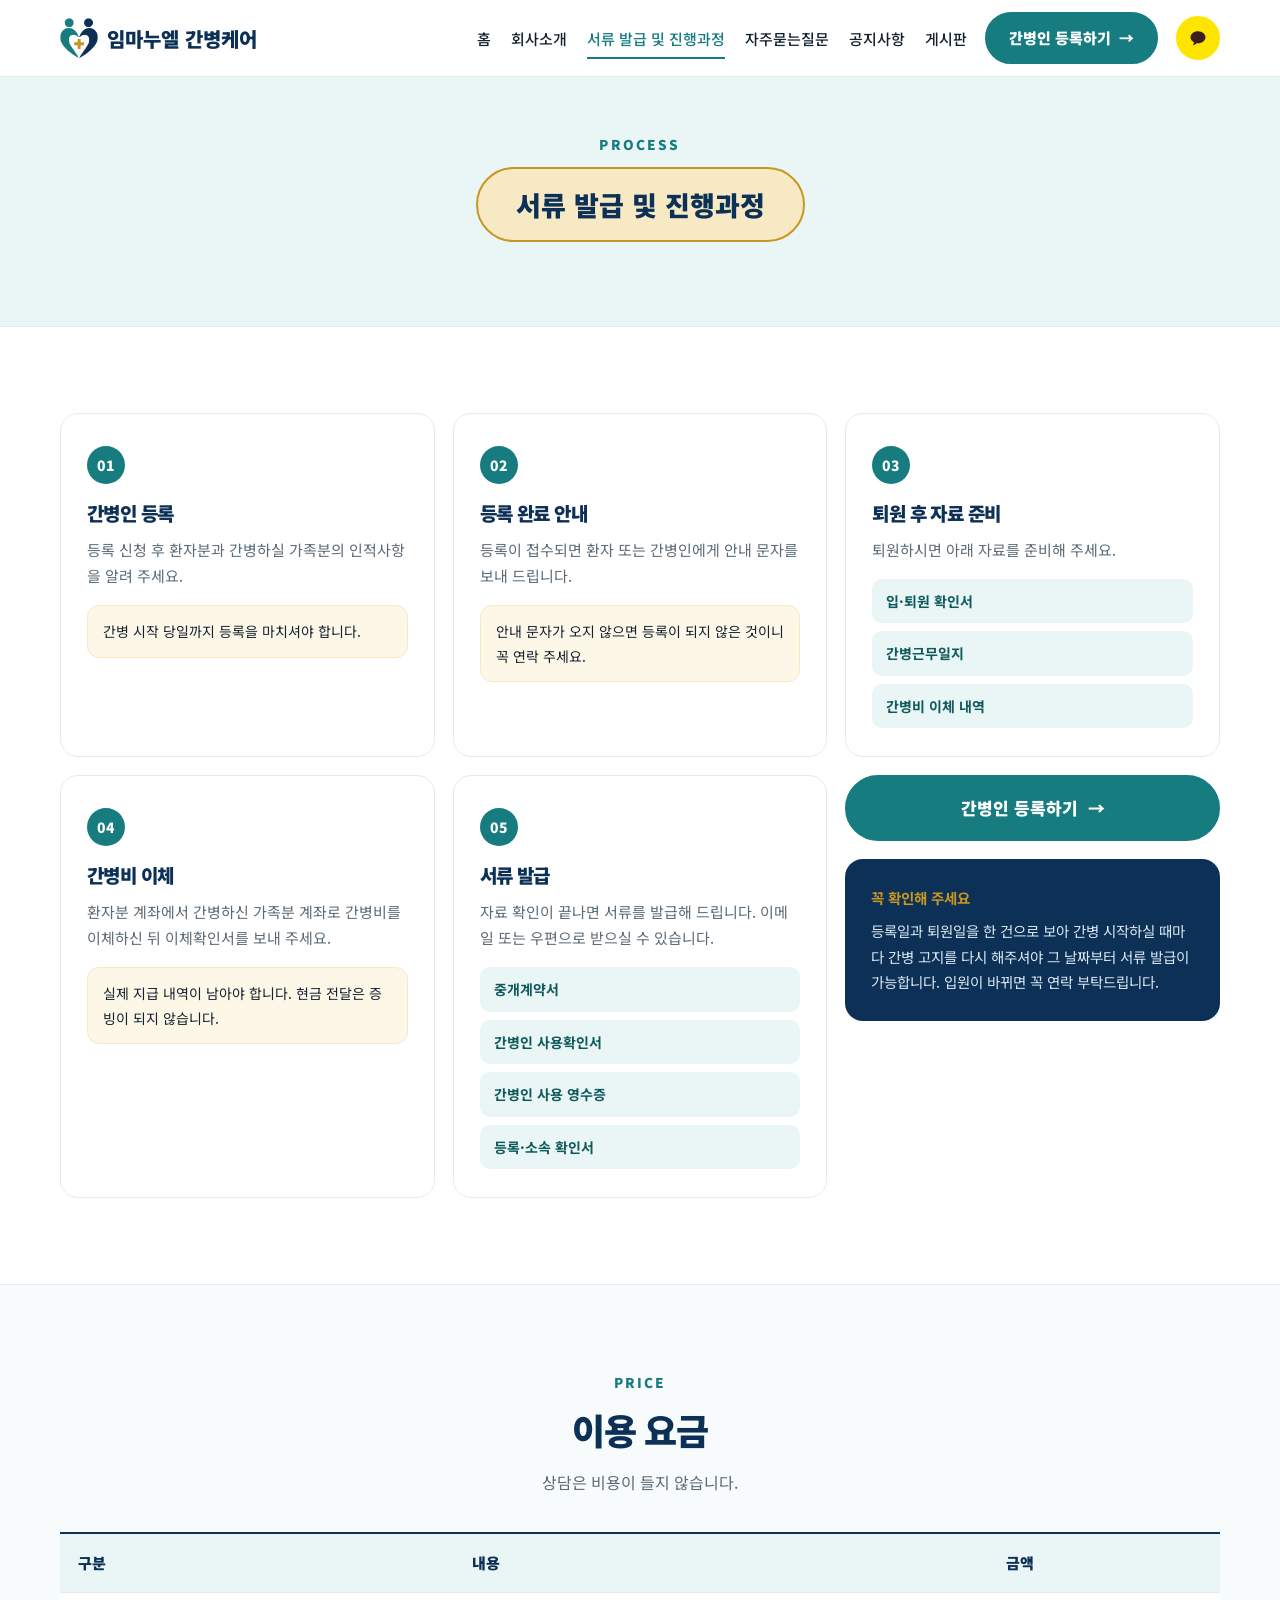
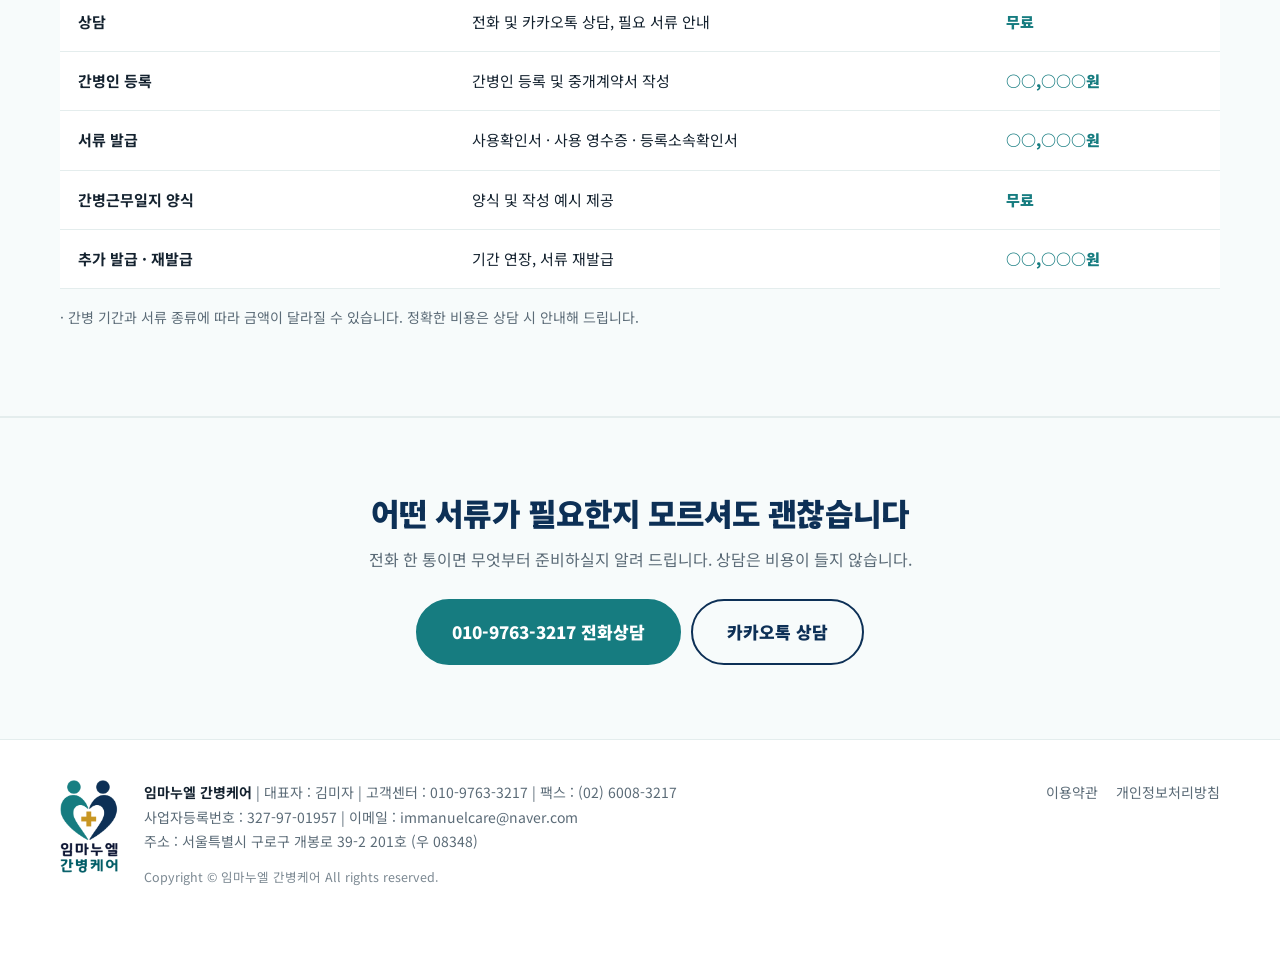
<file: process.html>
<!DOCTYPE html>
<html lang="ko">
<head>
<meta charset="utf-8">
<meta name="viewport" content="width=device-width, initial-scale=1">
<meta name="color-scheme" content="light only">
<title>서류 발급 및 진행과정 | 임마누엘 간병케어</title>
<meta name="description" content="임마누엘 간병케어 - 가족·지인 간병 서류 대행. 간병인 등록부터 보험사 제출용 서류 발급까지.">
<link rel="preconnect" href="https://fonts.googleapis.com">
<link rel="preconnect" href="https://fonts.gstatic.com" crossorigin>
<link href="https://fonts.googleapis.com/css2?family=Noto+Sans+KR:wght@400;500;700;900&display=swap" rel="stylesheet">
<link rel="stylesheet" href="style.css">
</head>
<body>

<header class="hd"><div class="wrap hd-in">
  <a class="brand" href="index.html"><img src="img/logo-mark.png" alt="임마누엘 간병케어 로고">임마누엘 간병케어</a>
  <button class="mbtn" id="mbtn" aria-expanded="false" aria-controls="nav">메뉴</button>
  <nav class="nav" id="nav"><ul><li><a href="index.html">홈</a></li><li><a href="about.html">회사소개</a></li><li><a href="process.html" class="on">서류 발급 및 진행과정</a></li><li><a href="faq.html">자주묻는질문</a></li><li><a href="notice.html">공지사항</a></li><li><a href="board.html">게시판</a></li></ul></nav>
  <a class="pill" href="process.html">간병인 등록하기 &nbsp;&rarr;</a>
  <a class="pill kakao" href="http://pf.kakao.com/_xatFiX" target="_blank" rel="noopener noreferrer" aria-label="카카오톡 상담 (새 창)"><svg width="18" height="18" viewBox="0 0 24 24" fill="currentColor" aria-hidden="true"><path d="M12 3C6.5 3 2 6.6 2 11c0 2.8 1.8 5.3 4.6 6.7l-1 3.6c-.1.4.3.7.6.5l4.3-2.8c.5.1 1 .1 1.5.1 5.5 0 10-3.6 10-8S17.5 3 12 3z"/></svg><span class="kakao-txt">카카오톡 상담</span></a>
</div></header>


<div class="subhead"><div class="wrap">
  <p class="lab">PROCESS</p>
  <span class="badge-tit">서류 발급 및 진행과정</span>
</div></div>

<section class="sec"><div class="wrap">
  <div class="grid g3" style="margin-top:0">
    <div class="step"><span class="no">01</span><h4>간병인 등록</h4>
      <p>등록 신청 후 환자분과 간병하실 가족분의 인적사항을 알려 주세요.</p>
      <div class="hl">간병 시작 당일까지 등록을 마치셔야 합니다.</div></div>
    <div class="step"><span class="no">02</span><h4>등록 완료 안내</h4>
      <p>등록이 접수되면 환자 또는 간병인에게 안내 문자를 보내 드립니다.</p>
      <div class="hl">안내 문자가 오지 않으면 등록이 되지 않은 것이니 꼭 연락 주세요.</div></div>
    <div class="step"><span class="no">03</span><h4>퇴원 후 자료 준비</h4>
      <p>퇴원하시면 아래 자료를 준비해 주세요.</p>
      <ul class="docs"><li>입·퇴원 확인서</li><li>간병근무일지</li><li>간병비 이체 내역</li></ul></div>
    <div class="step"><span class="no">04</span><h4>간병비 이체</h4>
      <p>환자분 계좌에서 간병하신 가족분 계좌로 간병비를 이체하신 뒤 이체확인서를 보내 주세요.</p>
      <div class="hl">실제 지급 내역이 남아야 합니다. 현금 전달은 증빙이 되지 않습니다.</div></div>
    <div class="step"><span class="no">05</span><h4>서류 발급</h4>
      <p>자료 확인이 끝나면 서류를 발급해 드립니다. 이메일 또는 우편으로 받으실 수 있습니다.</p>
      <ul class="docs"><li>중개계약서</li><li>간병인 사용확인서</li><li>간병인 사용 영수증</li><li>등록·소속 확인서</li></ul></div>
    <div>
      <a class="pill lg" href="https://forms.gle/sQ9vxHjTMzczeNwZ6" target="_blank" rel="noopener" style="width:100%;justify-content:center">간병인 등록하기 &nbsp;&rarr;</a>
      <div class="notebox" style="margin-top:18px">
        <b>꼭 확인해 주세요</b>
        등록일과 퇴원일을 한 건으로 보아 간병 시작하실 때마다 간병 고지를 다시 해주셔야
        그 날짜부터 서류 발급이 가능합니다. 입원이 바뀌면 꼭 연락 부탁드립니다.
      </div>
    </div>
  </div>
</div></section>

<section class="sec soft"><div class="wrap">
  <p class="lab">PRICE</p>
  <h2 class="tit">이용 요금</h2>
  <p class="tit-sub">상담은 비용이 들지 않습니다.</p>
  <div class="scroll" style="margin-top:36px"><table class="tbl">
    <thead><tr><th style="width:34%">구분</th><th>내용</th><th style="width:20%">금액</th></tr></thead>
    <tbody>
      <tr><th>상담</th><td>전화 및 카카오톡 상담, 필요 서류 안내</td><td class="p">무료</td></tr>
      <tr><th>간병인 등록</th><td>간병인 등록 및 중개계약서 작성</td><td class="p">○○,○○○원</td></tr>
      <tr><th>서류 발급</th><td>사용확인서 · 사용 영수증 · 등록소속확인서</td><td class="p">○○,○○○원</td></tr>
      <tr><th>간병근무일지 양식</th><td>양식 및 작성 예시 제공</td><td class="p">무료</td></tr>
      <tr><th>추가 발급 · 재발급</th><td>기간 연장, 서류 재발급</td><td class="p">○○,○○○원</td></tr>
    </tbody>
  </table></div>
  <p class="note">· 간병 기간과 서류 종류에 따라 금액이 달라질 수 있습니다. 정확한 비용은 상담 시 안내해 드립니다.</p>
</div></section>

<div class="bottom"><div class="wrap">
  <h3>어떤 서류가 필요한지 모르셔도 괜찮습니다</h3>
  <p>전화 한 통이면 무엇부터 준비하실지 알려 드립니다. 상담은 비용이 들지 않습니다.</p>
  <div class="cta">
    <a class="pill lg" href="tel:01097633217">010-9763-3217 전화상담</a>
    <a class="pill lg ghost" href="http://pf.kakao.com/_xatFiX" target="_blank" rel="noopener">카카오톡 상담</a>
  </div>
</div></div>


<footer class="ft"><div class="wrap ft-in">
  <img src="img/logo-full.png" alt="임마누엘 간병케어">
  <div>
    <p><b>임마누엘 간병케어</b> | 대표자 : 김미자 | 고객센터 : 010-9763-3217 | 팩스 : (02) 6008-3217<br>
       사업자등록번호 : 327-97-01957 | 이메일 : immanuelcare@naver.com<br>
       주소 : 서울특별시 구로구 개봉로 39-2 201호 (우 08348)</p>
    <p class="cp">Copyright © 임마누엘 간병케어 All rights reserved.</p>
  </div>
  <ul class="links"><li><a href="#">이용약관</a></li><li><a href="#">개인정보처리방침</a></li></ul>
</div></footer>

<div class="mbar"><ul>
  <li><a href="tel:01097633217"><svg width="21" height="21" viewBox="0 0 24 24" fill="none" stroke="currentColor" stroke-width="1.7" stroke-linecap="round" stroke-linejoin="round"><path d="M5 4h4l2 5-2.5 1.5a11 11 0 0 0 5 5L15 13l5 2v4a2 2 0 0 1-2 2A16 16 0 0 1 3 6a2 2 0 0 1 2-2Z"/></svg>전화상담</a></li>
  <li><a href="http://pf.kakao.com/_xatFiX" target="_blank" rel="noopener"><svg width="21" height="21" viewBox="0 0 24 24" fill="none" stroke="currentColor" stroke-width="1.7" stroke-linecap="round" stroke-linejoin="round"><path d="M21 12c0 4-4 7-9 7-1 0-2-.1-2.9-.4L4 20l1.3-3.2A6.6 6.6 0 0 1 3 12c0-4 4-7 9-7s9 3 9 7Z"/></svg>카톡상담</a></li>
  <li><a href="process.html"><svg width="21" height="21" viewBox="0 0 24 24" fill="none" stroke="currentColor" stroke-width="1.7" stroke-linecap="round" stroke-linejoin="round"><path d="M8 3h8l3 3v15H5V6l3-3Z"/><path d="M9 12h6M9 16h4"/></svg>진행과정</a></li>
</ul></div>


<script>
var b=document.getElementById('mbtn'),n=document.getElementById('nav');
if(b){b.addEventListener('click',function(){var o=n.classList.toggle('open');
  b.setAttribute('aria-expanded',o?'true':'false');});}
</script>

</body>
</html>
</file>
<file: style.css>
:root{
  --navy:#0D3056; --navy-deep:#0A2240;
  --teal:#167C80; --teal-deep:#0F5A5D; --teal-pale:#EAF5F5;
  --gold:#C89623; --gold-soft:#F7E9C4; --gold-pale:#FDF7E8;
  --bg:#FFFFFF; --soft:#F7FBFB; --card:#FFFFFF; --line:#E4EDED;
  --ink:#14222F; --ink-soft:#5B6B77;
  --r:18px; --r-lg:26px;
  --sans:"Noto Sans KR",system-ui,-apple-system,"Malgun Gothic",sans-serif;
  --wrap:1160px;
}
*{box-sizing:border-box}
body{margin:0;background:var(--bg);color:var(--ink);font-family:var(--sans);
  font-size:16px;line-height:1.75;-webkit-text-size-adjust:100%}
img{max-width:100%;display:block}
a{color:inherit;text-decoration:none}
ul{margin:0;padding:0;list-style:none}
p{margin:0}
h1,h2,h3,h4{margin:0;line-height:1.35;letter-spacing:-.03em;font-weight:900}
:focus-visible{outline:3px solid var(--gold);outline-offset:3px;border-radius:6px}
.wrap{width:min(100% - 36px,var(--wrap));margin-inline:auto}

/* 헤더 */
.hd{position:sticky;top:0;z-index:50;background:var(--bg);border-bottom:1px solid var(--line)}
.hd-in{display:flex;align-items:center;gap:18px;min-height:76px}
.brand{display:flex;align-items:center;gap:9px;font-weight:900;font-size:20px;
  color:var(--navy);white-space:nowrap;flex:none}
.brand img{width:38px}
.nav{margin-left:auto}
.nav ul{display:flex;gap:20px}
.nav a{font-size:15px;font-weight:500;padding:8px 0;border-bottom:2px solid transparent;
  white-space:nowrap}
.nav a:hover,.nav a.on{color:var(--teal);border-bottom-color:var(--teal)}
.pill{display:inline-flex;align-items:center;gap:7px;background:var(--teal);color:#fff;
  border:2px solid var(--teal);border-radius:999px;padding:11px 22px;font-weight:900;font-size:15px}
.pill:hover{background:var(--teal-deep);border-color:var(--teal-deep);color:#fff}
.pill.lg{padding:16px 34px;font-size:17px}
.pill.ghost{background:transparent;border-color:var(--navy);color:var(--navy)}
.pill.ghost:hover{background:var(--navy);color:#fff}
.hd .pill{white-space:nowrap;flex:none}
.pill.kakao{background:#FEE500;border-color:#FEE500;color:#3C1E1E}
.pill.kakao:hover{background:#F2D900;border-color:#F2D900;color:#3C1E1E}
.pill.kakao svg{flex:none}
.mbtn{display:none;margin-left:auto;background:none;border:1px solid var(--line);
  border-radius:8px;padding:9px 12px;font:inherit;color:inherit;cursor:pointer}

/* 히어로 */
.hero{padding:82px 0 70px;background:
  radial-gradient(90% 120% at 100% 0%,var(--teal-pale) 0%,transparent 58%),var(--bg)}
.hero h1{font-size:clamp(30px,4.6vw,52px);line-height:1.28}
.hero h1 em{font-style:normal;color:var(--teal)}
.hero p{margin-top:20px;color:var(--ink-soft);max-width:46ch;font-size:17px}
.hero .cta{margin-top:32px;display:flex;gap:10px;flex-wrap:wrap}

/* 퀵 + 빠른상담 */
.quickrow{display:grid;grid-template-columns:1.35fr 1fr;gap:18px;padding-bottom:20px}
.quickcard{background:var(--card);border:1px solid var(--line);border-radius:var(--r-lg);padding:26px 18px}
.quickcard ul{display:grid;grid-template-columns:repeat(4,1fr)}
.quickcard a{display:flex;flex-direction:column;align-items:center;gap:11px;padding:10px 4px;
  font-size:14px;font-weight:700;text-align:center}
.qi{width:56px;height:56px;border-radius:50%;background:var(--teal-pale);color:var(--teal);
  display:grid;place-items:center}
.quickcard a:hover .qi{background:var(--teal);color:#fff}
.callcard{background:var(--navy);color:#fff;border-radius:var(--r-lg);padding:28px 30px;
  display:flex;align-items:center;justify-content:space-between;gap:16px}
.callcard b{display:block;font-size:19px;color:var(--gold);letter-spacing:-.02em}
.callcard .num{font-size:clamp(24px,3.4vw,31px);font-weight:900;letter-spacing:-.03em;margin-top:6px;display:block}
.callcard small{display:block;color:#AFC5D8;font-size:13px;margin-top:6px}
.callcard svg{flex:none;opacity:.9}

/* 섹션 */
.sec{padding:86px 0}
.sec.soft{background:var(--soft);border-block:1px solid var(--line)}
.lab{text-align:center;color:var(--teal);font-size:13.5px;font-weight:900;letter-spacing:.16em;margin-bottom:10px}
.tit{text-align:center;font-size:clamp(25px,3.4vw,36px);color:var(--navy)}
.tit-sub{text-align:center;color:var(--ink-soft);margin-top:14px}
.badge-tit{display:block;width:max-content;margin:0 auto 34px;background:var(--gold-soft);
  border:2px solid var(--gold);border-radius:999px;padding:12px 38px;
  font-size:clamp(20px,2.6vw,27px);font-weight:900;color:var(--navy)}

/* 카드 그리드 */
.grid{display:grid;gap:18px;margin-top:40px}
.g2{grid-template-columns:repeat(2,1fr)}
.g3{grid-template-columns:repeat(3,1fr)}
.g4{grid-template-columns:repeat(4,1fr)}
.box{background:var(--card);border:1px solid var(--line);border-radius:var(--r);padding:30px 26px}
.box h4{font-size:19px;color:var(--navy)}
.box p{margin-top:12px;font-size:15px;color:var(--ink-soft)}
.box .ico{width:52px;height:52px;border-radius:14px;background:var(--teal-pale);color:var(--teal);
  display:grid;place-items:center;margin-bottom:18px}

/* 번호 카드 */
.step{position:relative;background:var(--card);border:1px solid var(--line);
  border-radius:var(--r);padding:32px 26px 28px}
.no{width:38px;height:38px;border-radius:50%;background:var(--teal);color:#fff;
  display:grid;place-items:center;font-weight:900;font-size:14px;margin-bottom:16px}
.step h4{font-size:19px;color:var(--navy)}
.step p{margin-top:11px;font-size:15px;color:var(--ink-soft)}
.step .hl{margin-top:16px;background:var(--gold-pale);border:1px solid var(--gold-soft);
  border-radius:12px;padding:13px 15px;font-size:14px;color:var(--ink)}
.step .docs{margin-top:16px;display:grid;gap:8px}
.step .docs li{background:var(--teal-pale);border-radius:10px;padding:10px 14px;
  font-size:14px;font-weight:700;color:var(--teal-deep)}
.notebox{background:var(--navy);color:#DCE9F3;border-radius:var(--r);padding:26px;font-size:14.5px}
.notebox b{color:var(--gold);display:block;margin-bottom:8px}

/* FAQ */
.faq{max-width:840px;margin:0 auto}
.faq details{background:var(--card);border:1px solid var(--line);border-radius:14px;
  margin-bottom:12px;overflow:hidden}
.faq summary{list-style:none;cursor:pointer;padding:19px 24px;font-weight:700;font-size:16px;
  display:flex;justify-content:space-between;gap:14px;align-items:center}
.faq summary::-webkit-details-marker{display:none}
.faq summary::after{content:"+";color:var(--teal);font-weight:900;font-size:20px;flex:none}
.faq details[open] summary::after{content:"−"}
.faq details[open] summary{color:var(--teal)}
.faq .ans{padding:0 24px 22px;color:var(--ink-soft);font-size:15px;border-top:1px solid var(--line);padding-top:18px}
.faq-lead{display:grid;grid-template-columns:.8fr 1.4fr;gap:34px;align-items:start}
.faq-lead h3{font-size:clamp(22px,2.8vw,30px);color:var(--navy)}
.faq-lead p{margin-top:14px;color:var(--ink-soft);font-size:15px}

/* 서브 상단 */
.subhead{background:var(--teal-pale);padding:56px 0 50px;text-align:center;border-bottom:1px solid var(--line)}

/* 목록 / 게시판 */
.empty{text-align:center;padding:90px 0;color:var(--ink-soft)}
.empty svg{margin:0 auto 16px;color:var(--line)}
.plist li{border-bottom:1px solid var(--line)}
.plist a{display:flex;justify-content:space-between;gap:16px;padding:20px 4px}
.plist a:hover{color:var(--teal)}
.plist time{color:var(--ink-soft);font-size:14px;white-space:nowrap}
.pcard{background:var(--card);border:1px solid var(--line);border-radius:var(--r);overflow:hidden}
.pcard .thumb{aspect-ratio:16/10;background:var(--gold-pale);display:grid;place-items:center;
  color:var(--gold);font-weight:900;font-size:19px;text-align:center;padding:16px;
  border-bottom:1px solid var(--line)}
.pcard .body{padding:20px 22px}
.pcard h4{font-size:17px;color:var(--navy)}
.pcard p{margin-top:9px;font-size:14px;color:var(--ink-soft)}
.pcard .meta{margin-top:14px;font-size:13px;color:var(--ink-soft)}

/* 표 */
.tbl{width:100%;border-collapse:collapse;font-size:15px;border-top:2px solid var(--navy);
  background:var(--card)}
.tbl th,.tbl td{padding:16px 18px;border-bottom:1px solid var(--line);text-align:left}
.tbl thead th{background:var(--teal-pale);color:var(--navy);font-weight:900}
.tbl td.p{color:var(--teal);font-weight:900;white-space:nowrap}
.scroll{overflow-x:auto}
.note{margin-top:16px;font-size:14px;color:var(--ink-soft)}

/* 하단 CTA */
.bottom{text-align:center;padding:74px 0;background:var(--soft);border-top:1px solid var(--line)}
.bottom h3{font-size:clamp(22px,3vw,31px);color:var(--navy)}
.bottom p{margin-top:12px;color:var(--ink-soft)}
.bottom .cta{margin-top:26px;display:flex;gap:10px;justify-content:center;flex-wrap:wrap}

/* 푸터 */
.ft{background:var(--bg);border-top:1px solid var(--line);padding:40px 0 92px;
  font-size:14px;color:var(--ink-soft)}
.ft-in{display:flex;gap:26px;align-items:flex-start;flex-wrap:wrap}
.ft img{width:58px;flex:none}
.ft b{color:var(--ink)}
.ft .links{margin-left:auto;display:flex;gap:18px}
.ft .links a:hover{color:var(--teal)}
.ft .cp{margin-top:12px;font-size:12.5px;color:var(--ink-soft);opacity:.8}

/* 모바일 바 */
.mbar{display:none;position:fixed;left:0;right:0;bottom:0;z-index:60;
  background:var(--bg);border-top:1px solid var(--line)}
.mbar ul{display:grid;grid-template-columns:repeat(3,1fr)}
.mbar li+li{border-left:1px solid var(--line)}
.mbar a{display:flex;flex-direction:column;align-items:center;gap:2px;padding:10px 4px;
  font-size:12px;font-weight:700}
.mbar svg{color:var(--teal)}

@media (max-width:1000px){
  .quickrow{grid-template-columns:1fr}
  .g4{grid-template-columns:repeat(2,1fr)}
  .g3{grid-template-columns:repeat(2,1fr)}
  .faq-lead{grid-template-columns:1fr}
}
/* 헤더 폭이 좁을 때 카카오 버튼은 아이콘만 */
@media (max-width:1280px){
  .hd .pill.kakao{padding:0;width:44px;height:44px;justify-content:center}
  .hd .kakao-txt{position:absolute;width:1px;height:1px;overflow:hidden;clip:rect(0 0 0 0);white-space:nowrap}
}
@media (max-width:1080px){
  .mbtn{display:block}
  .nav{position:absolute;left:0;right:0;top:100%;background:var(--bg);
    border-bottom:1px solid var(--line);display:none;padding:6px 18px 14px}
  .nav.open{display:block}
  .nav ul{flex-direction:column;gap:0}
  .nav a{display:block;padding:13px 0;border-bottom:1px solid var(--line)}
  .hd .pill{display:none}
  .hd .pill.kakao{display:inline-flex;margin-left:auto;order:1}
  .mbtn{margin-left:0;order:2}
  .sec{padding:60px 0}
  .hero{padding:56px 0 48px}
  .g2,.g3,.g4{grid-template-columns:1fr}
  .callcard{flex-direction:column;align-items:flex-start}
  .mbar{display:block}
}
@media (max-width:480px){
  .hd-in{gap:8px}
  .hd .pill.kakao{width:40px;height:40px}
  .brand{font-size:18px}
  .brand img{width:34px}
  .quickcard ul{grid-template-columns:repeat(2,1fr)}
  .badge-tit{padding:10px 24px}
}
@media (prefers-reduced-motion:reduce){*{transition:none!important;animation:none!important}}
</file>
